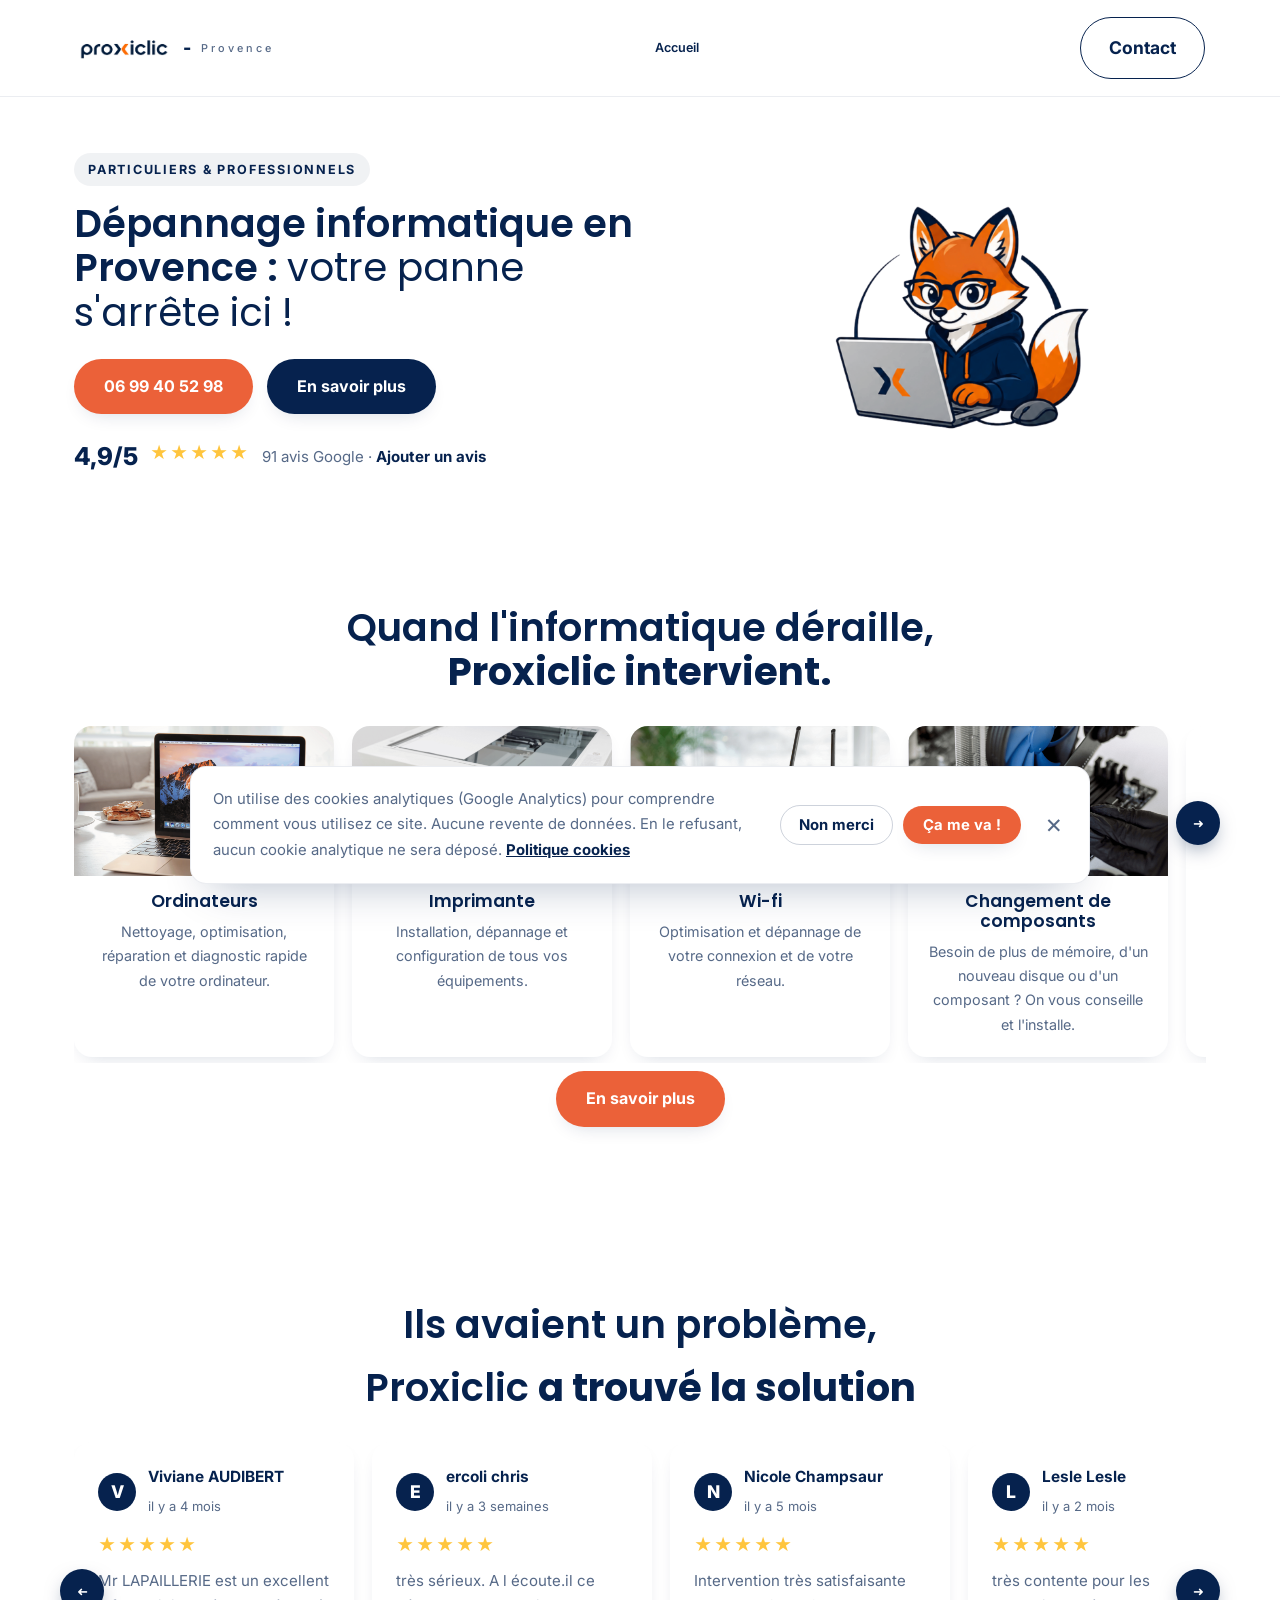
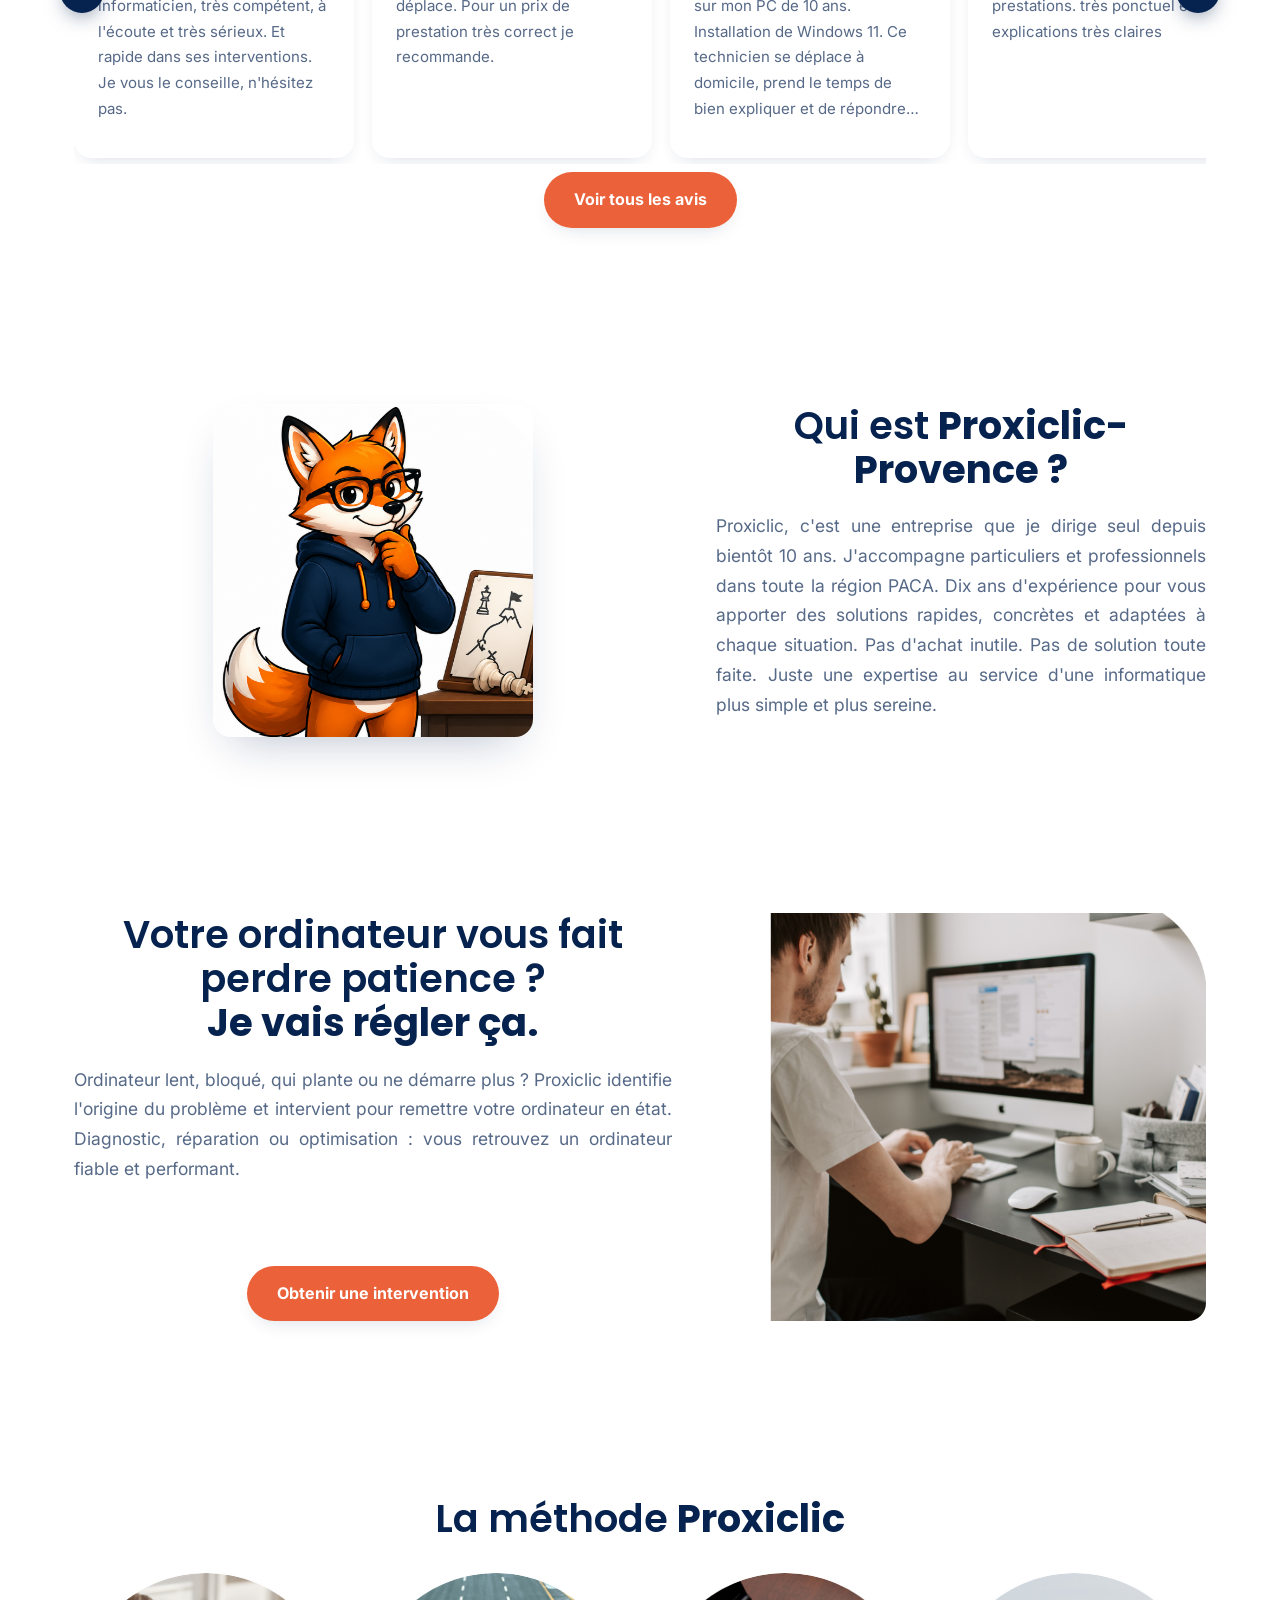
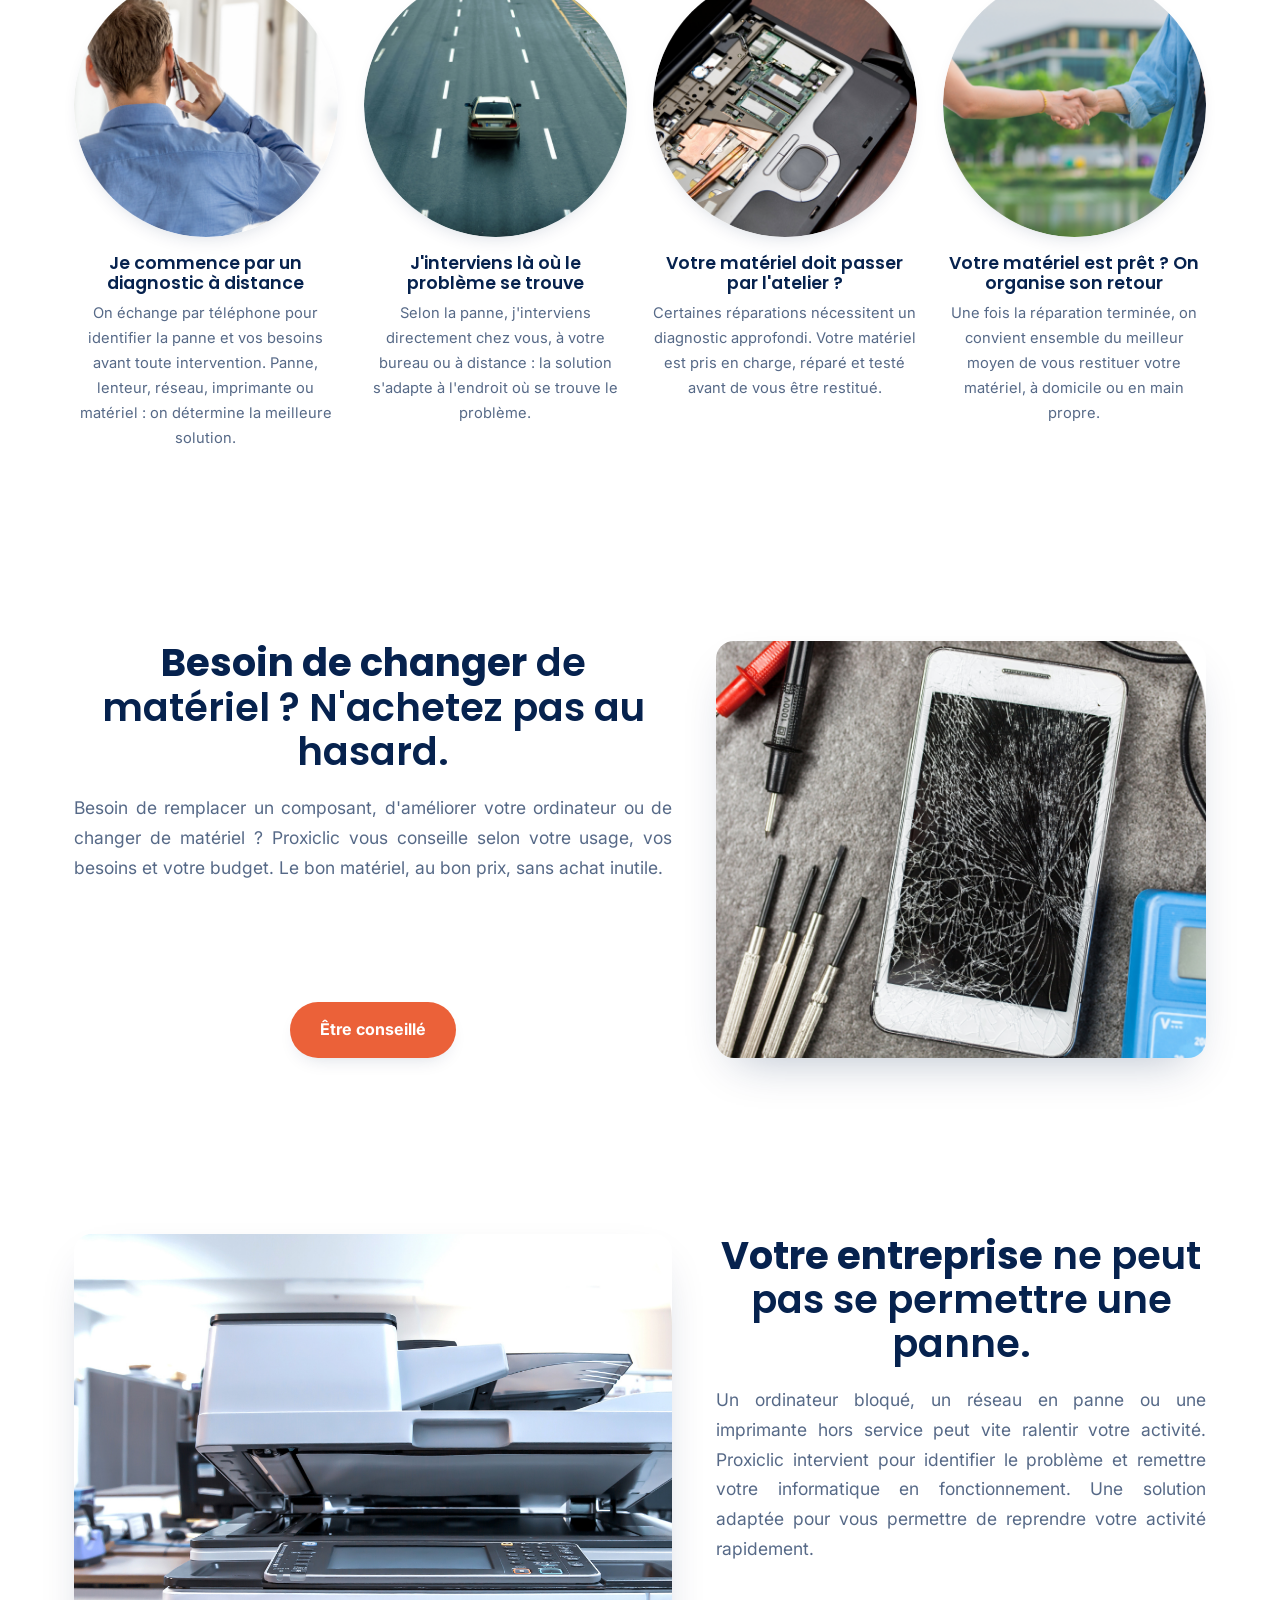
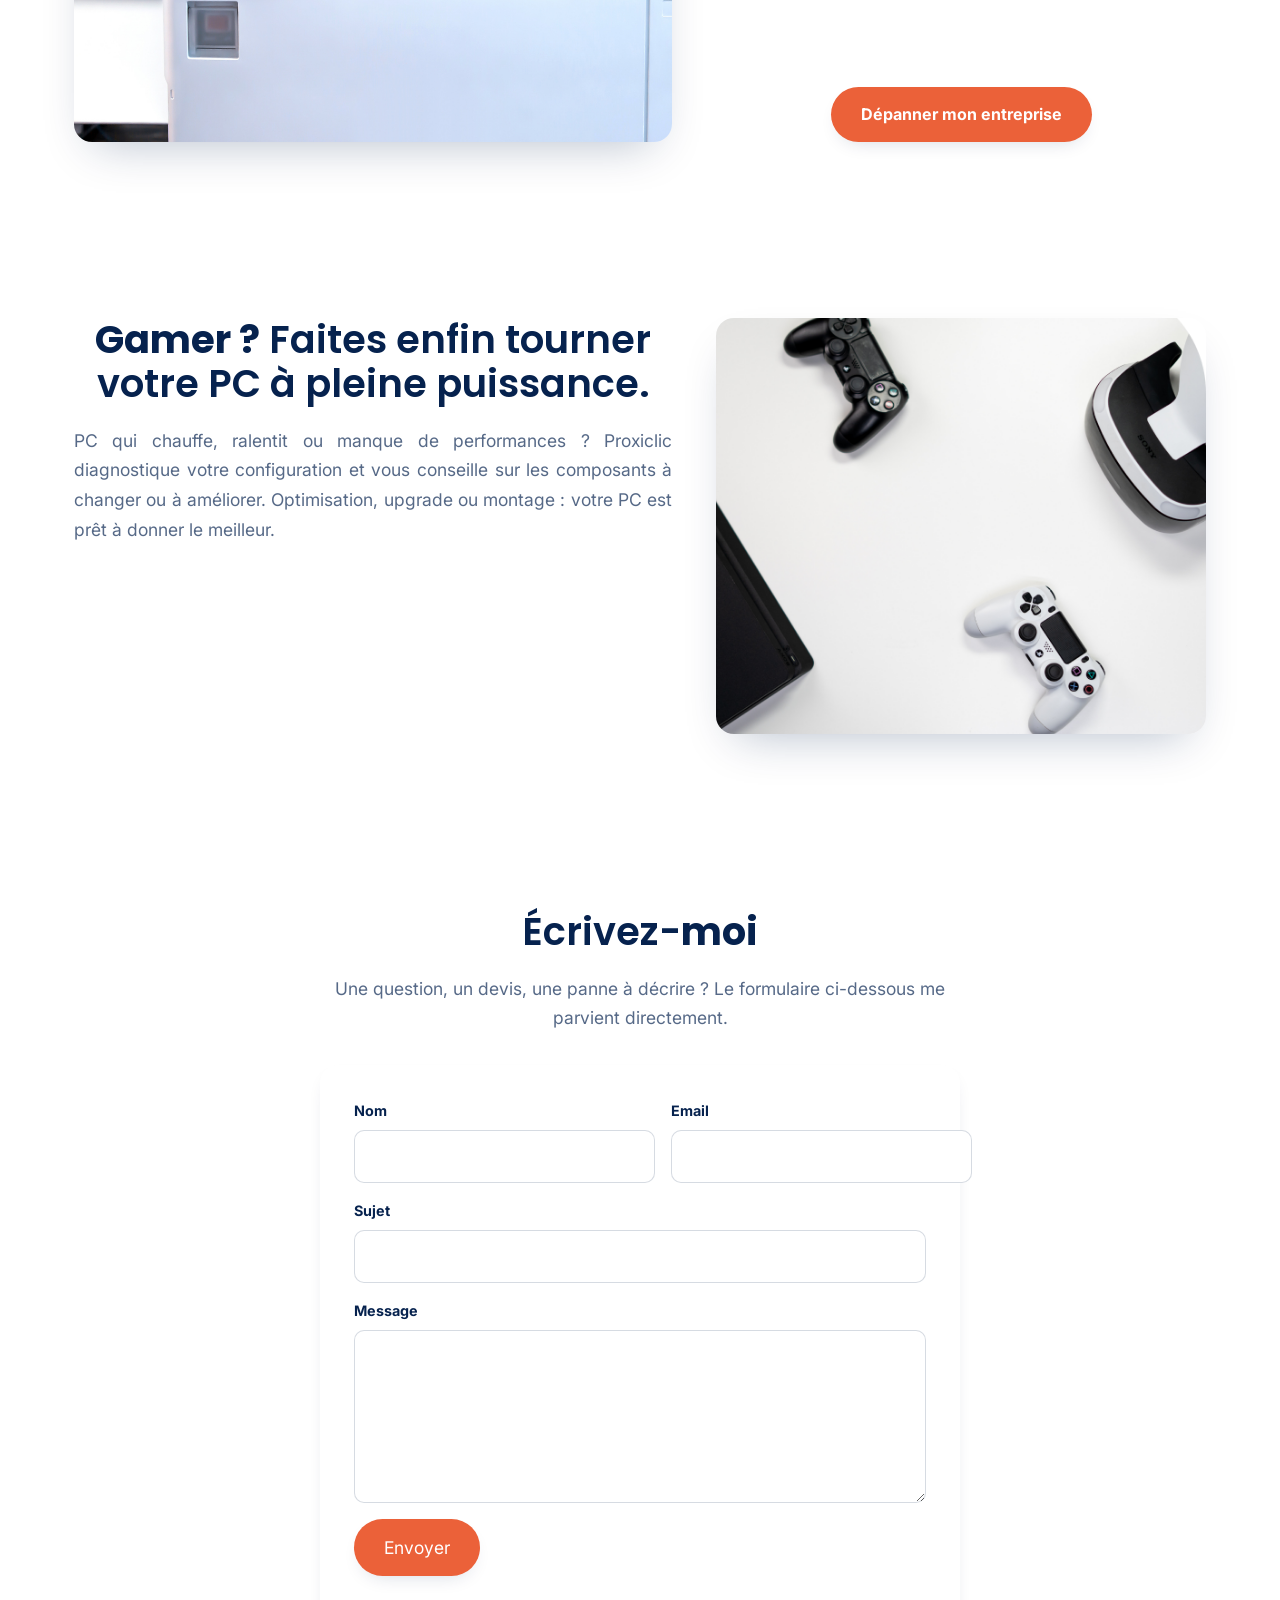
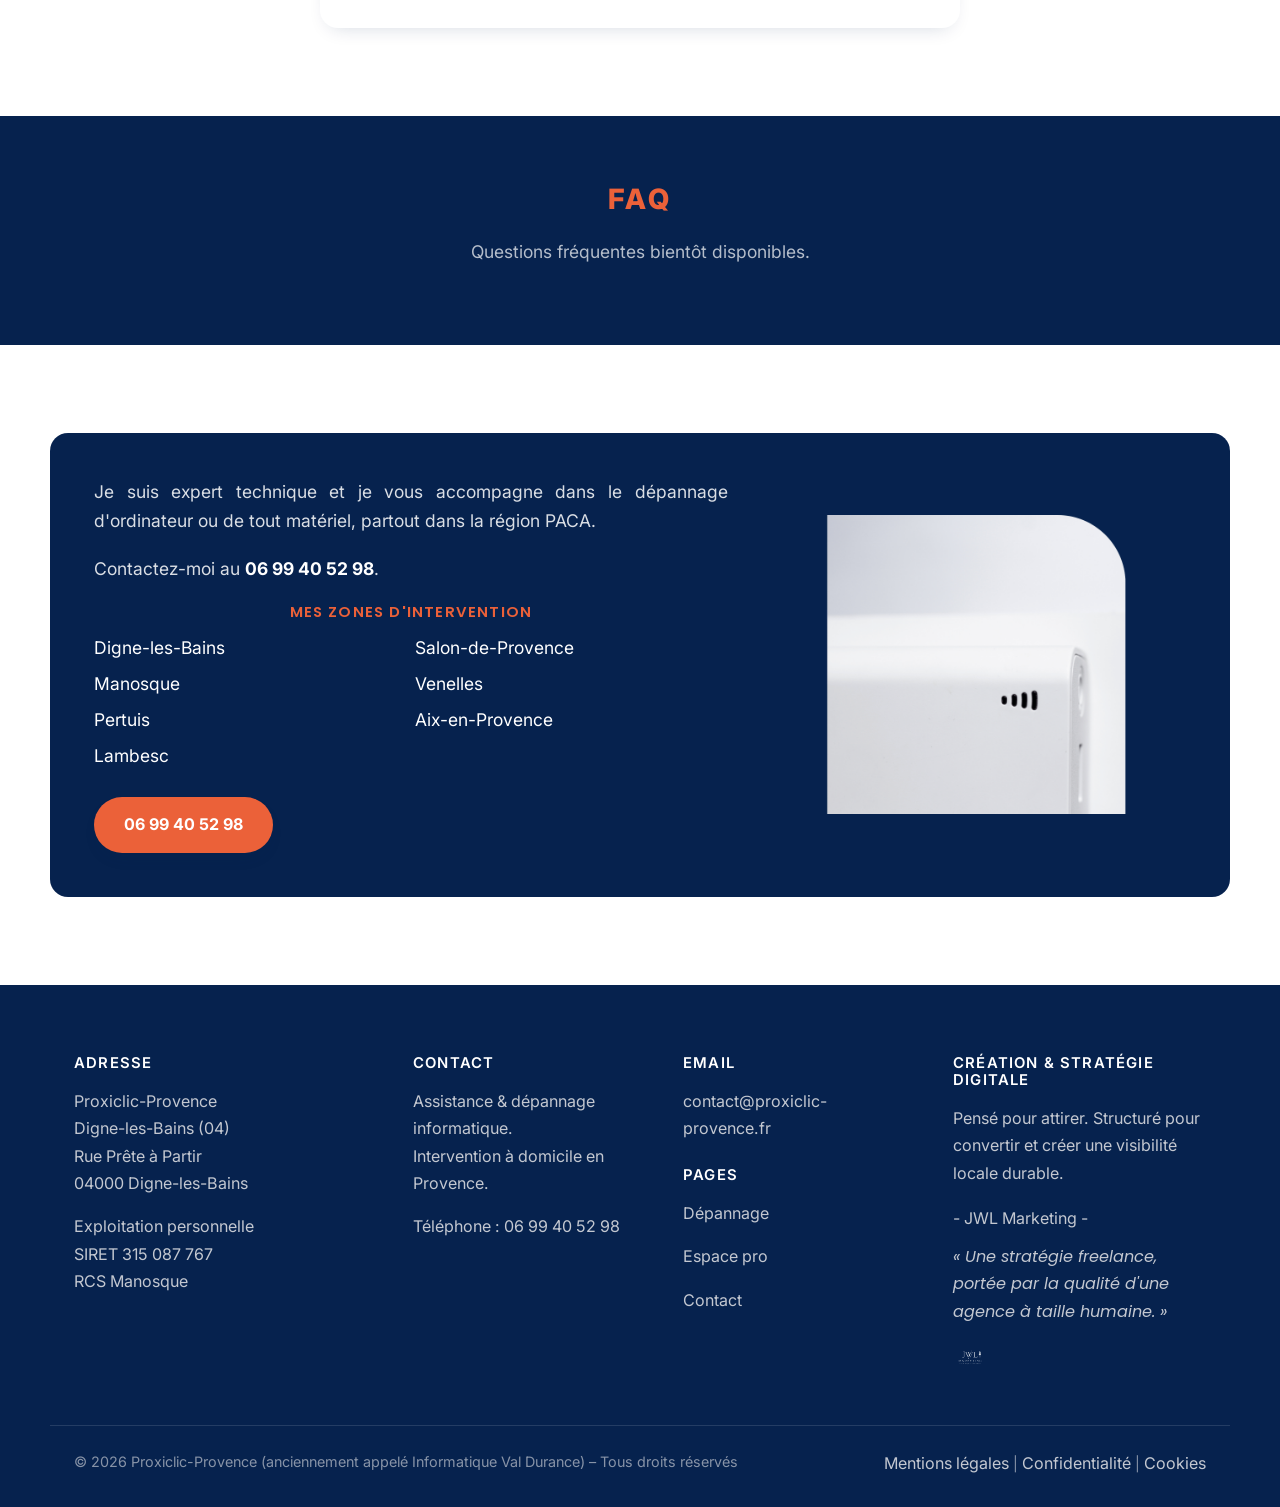
<file: index.html>
<!doctype html>
<!--
  © 2019–2026 Proxiclic-Provence. Tous droits reserves.
  Conception & developpement : JWL Marketing (https://www.jwl-marketing.fr)
  Depot certifie : https://copyright01.com/deposit/4742
-->

<html lang="fr">
<head>
<meta charset="UTF-8">
<meta name="viewport" content="width=device-width, initial-scale=1">
<base href="/">
<title>Proxiclic-Provence | Assistance & dépannage informatique à Digne-les-Bains (04)</title>
<meta name="description" content="Assistance informatique à domicile à Digne-les-Bains et dans les Alpes-de-Haute-Provence. Dépannage, maintenance, sécurité et accompagnement pour particuliers, seniors et professionnels.">
<link rel="canonical" href="https://www.proxiclic-provence.fr/">
<link rel="icon" href="assets/images/logo.webp">
<link rel="stylesheet" href="assets/css/style.css?v=8">
<meta property="og:title" content="Proxiclic-Provence — Assistance informatique à domicile, Digne-les-Bains">
<meta property="og:description" content="Dépannage, maintenance, sécurité numérique et accompagnement informatique à domicile en Alpes-de-Haute-Provence.">
<meta property="og:type" content="website">
<meta property="og:image" content="https://www.proxiclic-provence.fr/assets/images/assistance-informatique-digne-les-bains-1.png">
<script type="application/ld+json">
{
  "@context": "https://schema.org",
  "@type": "LocalBusiness",
  "name": "Proxiclic-Provence",
  "image": "https://www.proxiclic-provence.fr/assets/images/proxixli-logo-digne-les-bains.jpeg",
  "telephone": "+33699405298",
  "email": "contact@proxiclic-provence.fr",
  "address": {
    "@type": "PostalAddress",
    "streetAddress": "Rue Prête à Partir",
    "addressLocality": "Digne-les-Bains",
    "postalCode": "04000",
    "addressCountry": "FR"
  },
  "areaServed": ["Digne-les-Bains", "Manosque", "Pertuis", "Lambesc", "Salon-de-Provence", "Venelles", "Aix-en-Provence"],
  "priceRange": "€€",
  "url": "https://www.proxiclic-provence.fr/"
}
</script>
</head>
<body>

<header class="site-header header-minimal">
  <div class="bar">
    <a href="" class="brand">
      <img src="assets/images/proxixli-logo-digne-les-bains.jpeg" alt="Logo Proxiclic-Provence">
      <span> - </span>
      <small>Provence</small>
    </a>
    <nav class="main-nav">
      <a href="">Accueil</a>
    </nav>
    <div class="header-actions">
      <a href="/#contact" class="btn btn-outline">Contact</a>
      <button class="nav-toggle" aria-label="Ouvrir le menu" aria-expanded="false">☰</button>
    </div>
  </div>
</header>

<main>

  <!-- ===== HERO ===== -->
  <section class="hero-nouveau">
    <div class="container hero-grid-v2">
      <div>
        <span class="eyebrow">Particuliers & Professionnels</span>
        <h1>Dépannage informatique en Provence : <span class="poids-leger">votre panne s'arrête ici !</span></h1>
        <div class="hero-actions-v2">
          <a href="tel:0699405298" class="btn-orange">06 99 40 52 98</a>
          <a href="#services" class="btn-marine">En savoir plus</a>
        </div>
        <div class="avis-note avis-note-hero">
          <span class="avis-note-chiffre">4,9/5</span>
          <span class="avis-etoiles">★★★★★</span>
          <span class="avis-note-detail">91 avis Google · <a href="http://licence.jwl-marketing.fr/api/temp/proxiclic/redirects/gmb/" target="_blank" rel="noopener">Ajouter un avis</a></span>
        </div>
      </div>
      <div class="hero-mascotte">
        <img src="assets/images/mascotte-renard.png" alt="Mascotte Proxiclic-Provence, votre assistant informatique">
      </div>
    </div>
  </section>

  <!-- ===== SERVICES SLIDER ===== -->
  <section class="section" id="services">
    <div class="container">
      <div class="section-head section-head-centre">
        <h2>Quand l'informatique déraille,<br><strong>Proxiclic intervient.</strong></h2>
      </div>
      <div class="services-slider-wrap">
        <div class="services-slider" id="servicesSlider">
          <div class="service-card">
            <img src="assets/images/service-ordinateurs.png" alt="Réparation d'ordinateurs">
            <div class="service-card-body">
              <h3>Ordinateurs</h3>
              <p>Nettoyage, optimisation, réparation et diagnostic rapide de votre ordinateur.</p>
            </div>
          </div>
          <div class="service-card">
            <img src="assets/images/service-imprimante.png" alt="Installation d'imprimante">
            <div class="service-card-body">
              <h3>Imprimante</h3>
              <p>Installation, dépannage et configuration de tous vos équipements.</p>
            </div>
          </div>
          <div class="service-card">
            <img src="assets/images/service-wifi.png" alt="Configuration Wifi">
            <div class="service-card-body">
              <h3>Wi-fi</h3>
              <p>Optimisation et dépannage de votre connexion et de votre réseau.</p>
            </div>
          </div>
          <div class="service-card">
            <img src="assets/images/service-changement-materiel.png" alt="Changement de composants">
            <div class="service-card-body">
              <h3>Changement de composants</h3>
              <p>Besoin de plus de mémoire, d'un nouveau disque ou d'un composant ? On vous conseille et l'installe.</p>
            </div>
          </div>
          <div class="service-card">
            <img src="assets/images/service-vente-materiel.png" alt="Vente de matériel">
            <div class="service-card-body">
              <h3>Vente de matériel</h3>
              <p>PC prêts à l'emploi ou configurations sur mesure selon vos besoins et votre budget.</p>
            </div>
          </div>
          <div class="service-card">
            <img src="assets/images/service-maintenance.png" alt="Maintenance informatique">
            <div class="service-card-body">
              <h3>Maintenance</h3>
              <p>Assistance rapide à distance ou à domicile pour sécuriser et gérer vos équipements.</p>
            </div>
          </div>
        </div>
        <button class="slider-arrow next" type="button" aria-label="Voir plus de services">➜</button>
      </div>
      <div class="section-cta-centre">
        <a href="/#contact" class="btn-orange">En savoir plus</a>
      </div>
    </div>
  </section>

  <!-- ===== AVIS GOOGLE ===== -->
  <section class="section alt">
    <div class="container">
      <div class="section-head section-head-centre">
        <h2>Ils avaient un problème,</h2>
        <h2>Proxiclic <strong>a trouvé la solution</strong></h2>
      </div>
      <div class="avis-slider-wrap">
        <button class="avis-arrow prev" type="button" aria-label="Avis précédents">➜</button>
        <div class="avis-slider" id="avisSlider">
          <div class="avis-card">
            <div class="avis-entete">
              <div class="avis-avatar">V</div>
              <div><strong>Viviane AUDIBERT</strong><span>il y a 4 mois</span></div>
            </div>
            <div class="avis-etoiles">★★★★★</div>
<p>Mr LAPAILLERIE est un excellent informaticien, très compétent, à l'écoute et très sérieux. Et rapide dans ses interventions. Je vous le conseille, n'hésitez pas.</p>
          </div>
          <div class="avis-card">
            <div class="avis-entete">
              <div class="avis-avatar">E</div>
              <div><strong>ercoli chris</strong><span>il y a 3 semaines</span></div>
            </div>
            <div class="avis-etoiles">★★★★★</div>
<p>très sérieux. A l écoute.il ce déplace. Pour un prix de prestation très correct je recommande.</p>
          </div>
          <div class="avis-card">
            <div class="avis-entete">
              <div class="avis-avatar">N</div>
              <div><strong>Nicole Champsaur</strong><span>il y a 5 mois</span></div>
            </div>
            <div class="avis-etoiles">★★★★★</div>
<p>Intervention très satisfaisante sur mon PC de 10 ans. Installation de Windows 11. Ce technicien se déplace à domicile, prend le temps de bien expliquer et de répondre avec amabilité à toutes les questions posées.</p>
          </div>
          <div class="avis-card">
            <div class="avis-entete">
              <div class="avis-avatar">L</div>
              <div><strong>Lesle Lesle</strong><span>il y a 2 mois</span></div>
            </div>
            <div class="avis-etoiles">★★★★★</div>
<p>très contente pour les prestations. très ponctuel et les explications très claires</p>
          </div>
          <div class="avis-card">
            <div class="avis-entete">
              <div class="avis-avatar">M</div>
              <div><strong>mariaud bernard</strong><span>il y a 8 mois</span></div>
            </div>
            <div class="avis-etoiles">★★★★☆</div>
<p>Intervention rapide suite à mon appel pour transférer les informations de notre ancien ordinateur sur le nouveau. A l'écoute sur nos questions avec des réponses simples. Efficacité et gentillesse. Merci</p>
          </div>
          <div class="avis-card">
            <div class="avis-entete">
              <div class="avis-avatar">K</div>
              <div><strong>Kathy Laurence</strong><span>il y a 10 mois</span></div>
            </div>
            <div class="avis-etoiles">★★★★★</div>
<p>Excellent informaticien qui a libéré mon ordinateur tellement plein qu'il ne fonctionnait plus !</p>
          </div>
          <div class="avis-card">
            <div class="avis-entete">
              <div class="avis-avatar">P</div>
              <div><strong>Patricia Landolfini</strong><span>il y a 10 mois</span></div>
            </div>
            <div class="avis-etoiles">★★★★★</div>
<p>Personne aimable, calme et efficace. A l'écoute, qui prend le temps d'expliquer</p>
          </div>
          <div class="avis-card">
            <div class="avis-entete">
              <div class="avis-avatar">V</div>
              <div><strong>Viviane Sappa</strong><span>il y a un an</span></div>
            </div>
            <div class="avis-etoiles">★★★★★</div>
<p>Technicien sans aucun doute. Personne très sérieuse qui a solutionné mon problème dans la semaine surtout en n'étant pas sur Digne. Après reprise du matériel</p>
          </div>
          <div class="avis-card">
            <div class="avis-entete">
              <div class="avis-avatar">P</div>
              <div><strong>patrick agli</strong><span>il y a 2 mois</span></div>
            </div>
            <div class="avis-etoiles">★★★★★</div>
<p>Toujours réactif à la vitesse du net y compris pour de l'impossible MERCI</p>
          </div>
          <div class="avis-card">
            <div class="avis-entete">
              <div class="avis-avatar">D</div>
              <div><strong>Daniel LAMBLE</strong><span>il y a 6 mois</span></div>
            </div>
            <div class="avis-etoiles">★★★★★</div>
<p>Tres bon contact et competence je recommande cette entreprise</p>
          </div>
          <div class="avis-card">
            <div class="avis-entete">
              <div class="avis-avatar">C</div>
              <div><strong>claude bon</strong><span>il y a un an</span></div>
            </div>
            <div class="avis-etoiles">★★★★★</div>
<p>Vraiment très utile de connaître ce réparateur informatique. La reconfiguration parfaite de mon pc portable système et données m'a évité l'achat d'un appareil</p>
          </div>
          <div class="avis-card">
            <div class="avis-entete">
              <div class="avis-avatar">C</div>
              <div><strong>Christiane Dalzo</strong><span>il y a 9 mois</span></div>
            </div>
            <div class="avis-etoiles">★★★★★</div>
<p>Très bon technicien, sérieux, qui a réparé mon PC, et qui surtout sait expliquer de façon claire et simple le fonctionnement des applications. Je recommande</p>
          </div>
          <div class="avis-card">
            <div class="avis-entete">
              <div class="avis-avatar">C</div>
              <div><strong>Claude Gastinel</strong><span>il y a 10 mois</span></div>
            </div>
            <div class="avis-etoiles">★★★★★</div>
<p>ce technicien est une personne très sympathique, qui explique bien les choses et surtout qui arrive à trouver le problème que personne ne pouvait résoudre. Je recommande +++.</p>
          </div>
          <div class="avis-card">
            <div class="avis-entete">
              <div class="avis-avatar">C</div>
              <div><strong>Christian Gilbert</strong><span>il y a 11 mois</span></div>
            </div>
            <div class="avis-etoiles">★★★★★</div>
<p>Service personnalisé. Bien adapté à nos besoins/nos connaissances. Tarif compétitif. Délais normaux. Respect du calendrier établi lors de la 1er visite.</p>
          </div>
          <div class="avis-card">
            <div class="avis-entete">
              <div class="avis-avatar">P</div>
              <div><strong>Prat Nicolas</strong><span>il y a un an</span></div>
            </div>
            <div class="avis-etoiles">★★★★★</div>
<p>Intervention rapide. Personne agréable, rigoureuse et professionnelle. Intervention qui a permis de résoudre mon problème informatique. je recommande vivement ce professionnel.</p>
          </div>
          <div class="avis-card">
            <div class="avis-entete">
              <div class="avis-avatar">M</div>
              <div><strong>Monique Ferricelli</strong><span>il y a 7 mois</span></div>
            </div>
            <div class="avis-etoiles">★★★★★</div>
<p>tres bon tecnitien et tres serrieur je ne manquerai pas de rappeler des que j'ai besoin de ce monsieur pour mes dépanages</p>
          </div>
          <div class="avis-card">
            <div class="avis-entete">
              <div class="avis-avatar">C</div>
              <div><strong>COEUR LAVANDE</strong><span>il y a 2 ans</span></div>
            </div>
            <div class="avis-etoiles">★★★★★</div>
<p>Un commerçant local très disponible envers ses clients. Nous sommes très heureux de pouvoir travailler avec cette entreprise.</p>
          </div>
          <div class="avis-card">
            <div class="avis-entete">
              <div class="avis-avatar">P</div>
              <div><strong>Pierre C</strong><span>il y a un an</span></div>
            </div>
            <div class="avis-etoiles">★★★★★</div>
<p>M. Lapaillerie m'a secouru avec célérité bien que j'habite à quelque distance de Digne, à la montagne. Je n'hésiterai pas à faire à nouveau appel à lui si la</p>
          </div>
          <div class="avis-card">
            <div class="avis-entete">
              <div class="avis-avatar">L</div>
              <div><strong>laetitia ben</strong><span>il y a 2 ans</span></div>
            </div>
            <div class="avis-etoiles">★★★★★</div>
<p>Nous sommes entièrement satisfaits d'avoir fait appel à cette entreprise, en la personne de Mr. Lapaillerie D. Sa prestation a été rapide, efficace, répondant</p>
          </div>
          <div class="avis-card">
            <div class="avis-entete">
              <div class="avis-avatar">H</div>
              <div><strong>Henri Damia</strong><span>il y a 5 ans</span></div>
            </div>
            <div class="avis-etoiles">★★★★★</div>
<p>Professionnel réactif, compétent et rapide dans ses interventions. Il suit son dossier jusqu'au bout. Ses explications sont claires, efficaces.</p>
          </div>
          <div class="avis-card">
            <div class="avis-entete">
              <div class="avis-avatar">J</div>
              <div><strong>Joelle Autheman</strong><span>il y a 9 mois</span></div>
            </div>
            <div class="avis-etoiles">★★★★★</div>
<p>Très bon informaticien calme efficace a l'écoute ayant a cœur de solutionner le problème je recommande</p>
          </div>
          <div class="avis-card">
            <div class="avis-entete">
              <div class="avis-avatar">V</div>
              <div><strong>Vivi</strong><span>il y a un an</span></div>
            </div>
            <div class="avis-etoiles">★★★★★</div>
<p>Explications claires et précises pour la mise en service de mon ordinateur, je suis satisfaite de l'intervention, il a su répondre à mes questions avec professionnalisme, je conseille sans problème.</p>
          </div>
          <div class="avis-card">
            <div class="avis-entete">
              <div class="avis-avatar">G</div>
              <div><strong>Gael Castelin</strong><span>il y a un an</span></div>
            </div>
            <div class="avis-etoiles">★★★★★</div>
<p>Personne ayant le cœur de vous secourir avant toute chose, honnête et droit. Agréable, très sérieux à la fois. Du bonheur.</p>
          </div>
          <div class="avis-card">
            <div class="avis-entete">
              <div class="avis-avatar">H</div>
              <div><strong>Helene Gastaud</strong><span>il y a 2 ans</span></div>
            </div>
            <div class="avis-etoiles">★★★★★</div>
<p>Monsieur LAPAILLERIE est de très bon conseil et a cherché la meilleur solution pour remettre en marche mon ordinateur fixe même si il était dépassé. Le travail</p>
          </div>
          <div class="avis-card">
            <div class="avis-entete">
              <div class="avis-avatar">D</div>
              <div><strong>denis bonifay</strong><span>il y a 3 ans</span></div>
            </div>
            <div class="avis-etoiles">★★★★★</div>
<p>C'est clair, précis et ce monsieur est très réactif; On apprécie d'autant plus que lorsque on fait appel à ses services c'est que nous sommes dans la galère. J'ai fait appel à ses services plusieurs fois et je n'ai jamais été déçu.</p>
          </div>
          <div class="avis-card">
            <div class="avis-entete">
              <div class="avis-avatar">A</div>
              <div><strong>annie desquiret</strong><span>il y a 3 ans</span></div>
            </div>
            <div class="avis-etoiles">★★★★★</div>
<p>très très sérieux et compétent. A l'écoute de nos problèmes et prend vraiment le temps pour nous expliquer. Un petit plus très sympa</p>
          </div>
          <div class="avis-card">
            <div class="avis-entete">
              <div class="avis-avatar">D</div>
              <div><strong>dominique richard</strong><span>il y a 2 ans</span></div>
            </div>
            <div class="avis-etoiles">★★★★★</div>
<p>personne à l'écoute et très compétente pour avoir remis Mon iMac : ordi Apple en état de marche malgré l'ancienneté</p>
          </div>
          <div class="avis-card">
            <div class="avis-entete">
              <div class="avis-avatar">Z</div>
              <div><strong>zoe rey</strong><span>il y a 2 ans</span></div>
            </div>
            <div class="avis-etoiles">★★★★★</div>
<p>Monsieur Lapaillerie est très sympathique et de bon conseil, répond rapidement et est s'adapte complètement à nous. Service très rapide et de bonne qualité, je recommande !</p>
          </div>
          <div class="avis-card">
            <div class="avis-entete">
              <div class="avis-avatar">M</div>
              <div><strong>Misschris</strong><span>il y a 2 ans</span></div>
            </div>
            <div class="avis-etoiles">★★★★★</div>
<p>bonjour, je suis ravie de la réparation de mon pc portable, monsieur lapaillerie Didier est très sérieux et honnête, rapide, prix raisonnable. je vous le recommande vivement.</p>
          </div>
          <div class="avis-card">
            <div class="avis-entete">
              <div class="avis-avatar">J</div>
              <div><strong>Jean-Marc Vasseur</strong><span>il y a 3 ans</span></div>
            </div>
            <div class="avis-etoiles">★★★★☆</div>
<p>Suite à une panne sur mon ordinateur packard bell, j'ai fait appel à informatique val durance. L'intervention a été rapide, efficace et professionnelle. j'ai pu</p>
          </div>
          <div class="avis-card">
            <div class="avis-entete">
              <div class="avis-avatar">C</div>
              <div><strong>C C</strong><span>il y a 4 ans</span></div>
            </div>
            <div class="avis-etoiles">★★★★☆</div>
<p>Très satisfaite de l'intervention, de l'achat et des conseils de ce prestataire qui a été très réactif et disponible afin de me permettre le remplacement de mon</p>
          </div>
          <div class="avis-card">
            <div class="avis-entete">
              <div class="avis-avatar">H</div>
              <div><strong>Hugo Zwinnen</strong><span>il y a 2 ans</span></div>
            </div>
            <div class="avis-etoiles">★★★★★</div>
<p>Enfin une explication claire, très utile. Je donne 9,9 sur 10 ! Pourquoi pas 10/10 ? Le 0,1 de moins, c'est parce que j'ai dû payer.</p>
          </div>
          <div class="avis-card">
            <div class="avis-entete">
              <div class="avis-avatar">C</div>
              <div><strong>Claude Ranchon</strong><span>il y a 4 ans</span></div>
            </div>
            <div class="avis-etoiles">★★★★★</div>
<p>M. Lapaillerie est intervenu en urgence sur un problème de box. Puis, sur ma demande, m'a conseillée pour mon ordinateur vieillissant qui ramait beaucoup. Dans</p>
          </div>
          <div class="avis-card">
            <div class="avis-entete">
              <div class="avis-avatar">A</div>
              <div><strong>André Poggio</strong><span>il y a un an</span></div>
            </div>
            <div class="avis-etoiles">★★★★★</div>
<p>intervention rapide, à l'écoute du client... je suis très satisfait d'avoir fait appel à M. Lapaillerie</p>
          </div>
          <div class="avis-card">
            <div class="avis-entete">
              <div class="avis-avatar">B</div>
              <div><strong>Bernard Nabot</strong><span>il y a 2 ans</span></div>
            </div>
            <div class="avis-etoiles">★★★★★</div>
<p>Ses qualités relationnelles indéniables, ses conseils éclairés et ses aptitudes à débloquer des situations difficiles font que je ne peux que me louer des services de Mr Lapaillerie</p>
          </div>
          <div class="avis-card">
            <div class="avis-entete">
              <div class="avis-avatar">L</div>
              <div><strong>Léna Sidhoum</strong><span>il y a 7 ans</span></div>
            </div>
            <div class="avis-etoiles">★★★★★</div>
<p>Dépannage rapide et efficace. Ce monsieur connaît très bien son métier en plus d'être sympathique. Je recommande vivement pour les particuliers et les pros.</p>
          </div>
          <div class="avis-card">
            <div class="avis-entete">
              <div class="avis-avatar">G</div>
              <div><strong>guillemin florian</strong><span>il y a 5 ans</span></div>
            </div>
            <div class="avis-etoiles">★★★★★</div>
<p>Bonjour j'ai eu a faire ce monsieur plusieurs fois pour 2 pc gamers ! au top au si bien au niveau qualité prix que pour le reste très gentil courtois prend le temps d'expliqué très réactive quand on a besoin ce monsieur au top je recommande 1000 fois</p>
          </div>
          <div class="avis-card">
            <div class="avis-entete">
              <div class="avis-avatar">H</div>
              <div><strong>Hubert GUILLOT</strong><span>il y a 2 ans</span></div>
            </div>
            <div class="avis-etoiles">★★★★★</div>
<p>M.LAPAILLERIE est très professionnel, a l'écoute de ses clients, disponible rapidement et pratique des prix corrects</p>
          </div>
          <div class="avis-card">
            <div class="avis-entete">
              <div class="avis-avatar">A</div>
              <div><strong>A2 Protect</strong><span>il y a 4 ans</span></div>
            </div>
            <div class="avis-etoiles">★★★★★</div>
<p>Excellente prise en charge, service de qualité et rapide ce qui est très appréciable pour un ordinateur à usage professionnel. Je recommande vivement.</p>
          </div>
          <div class="avis-card">
            <div class="avis-entete">
              <div class="avis-avatar">P</div>
              <div><strong>pat saf</strong><span>il y a 2 ans</span></div>
            </div>
            <div class="avis-etoiles">★★★★☆</div>
<p>Très bon informaticien, disponible très vite, très à l'écoute. Se déplace au domicile.</p>
          </div>
          <div class="avis-card">
            <div class="avis-entete">
              <div class="avis-avatar">C</div>
              <div><strong>claude bushing</strong><span>il y a 3 ans</span></div>
            </div>
            <div class="avis-etoiles">★★★★★</div>
<p>La mise au point de mon informatique a été très réussi les explications ont été accueillis très favorablement. Intervention des meilleurs.</p>
          </div>
          <div class="avis-card">
            <div class="avis-entete">
              <div class="avis-avatar">S</div>
              <div><strong>Simonne Buhot</strong><span>il y a un an</span></div>
            </div>
            <div class="avis-etoiles">★★★★★</div>
<p>Mr Lapaillerie est quelqu'un de très réactif et sérieux. Je recommande 👍</p>
          </div>
          <div class="avis-card">
            <div class="avis-entete">
              <div class="avis-avatar">A</div>
              <div><strong>Aurélien Miller</strong><span>il y a 4 ans</span></div>
            </div>
            <div class="avis-etoiles">★★★★★</div>
<p>Professionnel, rapide, à l'écoute, de très bon conseil et sympathique. Nous dirige très bien.</p>
          </div>
          <div class="avis-card">
            <div class="avis-entete">
              <div class="avis-avatar">R</div>
              <div><strong>Roselyne FITE</strong><span>il y a 4 ans</span></div>
            </div>
            <div class="avis-etoiles">★★★★★</div>
<p>Très professionnel, honnête, travail soigné et rapide. Prix très raisonnable. Qui plus est très sympathique.</p>
          </div>
          <div class="avis-card">
            <div class="avis-entete">
              <div class="avis-avatar">M</div>
              <div><strong>Monique Arbaud</strong><span>il y a 3 ans</span></div>
            </div>
            <div class="avis-etoiles">★★★★★</div>
<p>Très satisfaite. Compétence, amabilité, patience. Expérience de dépannage parfaite. Je recommande.</p>
          </div>
          <div class="avis-card">
            <div class="avis-entete">
              <div class="avis-avatar">M</div>
              <div><strong>Max Eymard</strong><span>il y a 4 ans</span></div>
            </div>
            <div class="avis-etoiles">★★★★★</div>
<p>Prise en charge rapide et efficace du problème informatique. Excellent contact et conseils avisés. Je recommande !</p>
          </div>
          <div class="avis-card">
            <div class="avis-entete">
              <div class="avis-avatar">M</div>
              <div><strong>marie-jose coulet</strong><span>il y a 2 ans</span></div>
            </div>
            <div class="avis-etoiles">★★★★★</div>
<p>dépannage rapide et consciencieux. conseils sur des applications non maîtrisées. bravo et merci.</p>
          </div>
          <div class="avis-card">
            <div class="avis-entete">
              <div class="avis-avatar">A</div>
              <div><strong>AYER Brigitte</strong><span>il y a 3 ans</span></div>
            </div>
            <div class="avis-etoiles">★★★★★</div>
<p>Prestation très satisfaisante. A l'écoute de vos besoins. Très bon conseilleur</p>
          </div>
          <div class="avis-card">
            <div class="avis-entete">
              <div class="avis-avatar">P</div>
              <div><strong>Pauline Vincent</strong><span>il y a 4 ans</span></div>
            </div>
            <div class="avis-etoiles">★★★★★</div>
<p>J'ai beaucoup apprécié son approche appropriée à ma pratique de bureautique. Pertinent, efficace et à l'écoute, je recommande ce professionnel.</p>
          </div>
          <div class="avis-card">
            <div class="avis-entete">
              <div class="avis-avatar">A</div>
              <div><strong>Alixia Szn</strong><span>il y a 5 ans</span></div>
            </div>
            <div class="avis-etoiles">★★★★★</div>
<p>Très bon informaticien, je le recommande fortement, très bon rapport qualité prix, et le plus il se déplace à domicile si vous n'avez pas le permis ou si vous pouvez pas vous déplacé</p>
          </div>
          <div class="avis-card">
            <div class="avis-entete">
              <div class="avis-avatar">P</div>
              <div><strong>Pierre Martin</strong><span>il y a 4 ans</span></div>
            </div>
            <div class="avis-etoiles">★★★★★</div>
<p>Excellent accueil. Intervention rapide à domicile. Professionnel compétant, efficace et sympathique.</p>
          </div>
          <div class="avis-card">
            <div class="avis-entete">
              <div class="avis-avatar">S</div>
              <div><strong>stephanie couchenet</strong><span>il y a 7 ans</span></div>
            </div>
            <div class="avis-etoiles">★★★★★</div>
<p>Personne très compétente et réactive pour mon dépannage informatique m'a remis a neuf mon ordi avec en prime pleins de petits conseils et astuces personne très pédagogue.</p>
          </div>
          <div class="avis-card">
            <div class="avis-entete">
              <div class="avis-avatar">L</div>
              <div><strong>Louis RANCHON</strong><span>il y a 4 ans</span></div>
            </div>
            <div class="avis-etoiles">★★★★★</div>
<p>Le matériel fourni correspond à mes attentes. J'ai eu toutes les réponses aux nombreuses questions que j'ai posées. je recommande vivement ce spécialiste</p>
          </div>
          <div class="avis-card">
            <div class="avis-entete">
              <div class="avis-avatar">J</div>
              <div><strong>Julie Cadiere</strong><span>il y a 4 ans</span></div>
            </div>
            <div class="avis-etoiles">★★★★★</div>
<p>Très sympa, sérieux, a l'écoute, réactif et disponible, je recommande vivement !</p>
          </div>
          <div class="avis-card">
            <div class="avis-entete">
              <div class="avis-avatar">S</div>
              <div><strong>Sonia Ruiz</strong><span>il y a 11 mois</span></div>
            </div>
            <div class="avis-etoiles">★★★★★</div>
<p>Efficace et sérieux, je recommande.</p>
          </div>
          <div class="avis-card">
            <div class="avis-entete">
              <div class="avis-avatar">A</div>
              <div><strong>Anne-Sophie BOBAN</strong><span>il y a 3 ans</span></div>
            </div>
            <div class="avis-etoiles">★★★★★</div>
<p>Réparateur au top. Disponible, serviable, compétent. Je recommande.</p>
          </div>
          <div class="avis-card">
            <div class="avis-entete">
              <div class="avis-avatar">L</div>
              <div><strong>Les Ailes Jarlandines Club ULM Saint-Auban 04</strong><span>il y a 2 ans</span></div>
            </div>
            <div class="avis-etoiles">★★★★★</div>
<p>Personne hyper compétente qui nous facilite l'accès maintenant indispensable à l'informatique</p>
          </div>
          <div class="avis-card">
            <div class="avis-entete">
              <div class="avis-avatar">R</div>
              <div><strong>Roland Grac</strong><span>il y a 3 ans</span></div>
            </div>
            <div class="avis-etoiles">★★★★★</div>
<p>personne compétente, très professionnelle et très agréable a recommander</p>
          </div>
          <div class="avis-card">
            <div class="avis-entete">
              <div class="avis-avatar">A</div>
              <div><strong>Alban Donatelli</strong><span>il y a 4 ans</span></div>
            </div>
            <div class="avis-etoiles">★★★★★</div>
<p>Rapide et efficace. M'a très bien expliqué ce qu'il avait fait et pourquoi. Nickel</p>
          </div>
          <div class="avis-card">
            <div class="avis-entete">
              <div class="avis-avatar">A</div>
              <div><strong>Annie Poggio</strong><span>il y a 2 ans</span></div>
            </div>
            <div class="avis-etoiles">★★★★★</div>
<p>Très compétent avec des prix raisonnables</p>
          </div>
          <div class="avis-card">
            <div class="avis-entete">
              <div class="avis-avatar">D</div>
              <div><strong>dominique dubois</strong><span>il y a 2 mois</span></div>
            </div>
            <div class="avis-etoiles">★★★★★</div>
<p>exelente reactivité, bon matériel à l'achat, zero surprise, tres proffessionnel</p>
          </div>
          <div class="avis-card">
            <div class="avis-entete">
              <div class="avis-avatar">C</div>
              <div><strong>carole Beaumard</strong><span>il y a 3 ans</span></div>
            </div>
            <div class="avis-etoiles">★★★★★</div>
<p>Un grand merci pour votre intervention rapide, votre pédagogie et votre gentillesse</p>
          </div>
          <div class="avis-card">
            <div class="avis-entete">
              <div class="avis-avatar">M</div>
              <div><strong>Monique Cubier</strong><span>il y a 2 ans</span></div>
            </div>
            <div class="avis-etoiles">★★★★★</div>
<p>Très bons conseils dépannage rapide bonne assistance pour la mise en route</p>
          </div>
          <div class="avis-card">
            <div class="avis-entete">
              <div class="avis-avatar">V</div>
              <div><strong>Valentin NGARBAROUM</strong><span>il y a 3 ans</span></div>
            </div>
            <div class="avis-etoiles">★★★★★</div>
<p>Disponibilité et rapidité Professionnalisme +++ contact agréable,</p>
          </div>
          <div class="avis-card">
            <div class="avis-entete">
              <div class="avis-avatar">C</div>
              <div><strong>CLAUDE Rouchon</strong><span>il y a un an</span></div>
            </div>
            <div class="avis-etoiles">★★★★★</div>
<p>TRES COMPETANT TRES SYMPATHIQUE</p>
          </div>
          <div class="avis-card">
            <div class="avis-entete">
              <div class="avis-avatar">J</div>
              <div><strong>Jean Francois Verdejo</strong><span>il y a 4 ans</span></div>
            </div>
            <div class="avis-etoiles">★★★★★</div>
<p>Grande compétence accueil sympathique grande disponibilité</p>
          </div>
          <div class="avis-card">
            <div class="avis-entete">
              <div class="avis-avatar">L</div>
              <div><strong>Lalie *</strong><span>il y a 4 ans</span></div>
            </div>
            <div class="avis-etoiles">★★★★★</div>
<p>Très réactif et compétent. A recommander en cas de problème informatique.</p>
          </div>
          <div class="avis-card">
            <div class="avis-entete">
              <div class="avis-avatar">S</div>
              <div><strong>Solveig Morch</strong><span>il y a 4 ans</span></div>
            </div>
            <div class="avis-etoiles">★★★★★</div>
<p>Intervention rapide et efficace..... de bons conseills et une aide précieuse.</p>
          </div>
          <div class="avis-card">
            <div class="avis-entete">
              <div class="avis-avatar">J</div>
              <div><strong>Joelle Baras</strong><span>il y a un an</span></div>
            </div>
            <div class="avis-etoiles">★★★★★</div>
<p>Très bien. M'a bien aidé</p>
          </div>
          <div class="avis-card">
            <div class="avis-entete">
              <div class="avis-avatar">J</div>
              <div><strong>Joelle Crespi</strong><span>il y a un an</span></div>
            </div>
            <div class="avis-etoiles">★★★★★</div>
<p>très bien attentif</p>
          </div>
          <div class="avis-card">
            <div class="avis-entete">
              <div class="avis-avatar">M</div>
              <div><strong>Michel Doliveira</strong><span>il y a un an</span></div>
            </div>
            <div class="avis-etoiles">★★★★★</div>
<p>Efficace et rapide. A recommander.</p>
          </div>
          <div class="avis-card">
            <div class="avis-entete">
              <div class="avis-avatar">P</div>
              <div><strong>Patrick Grunberg</strong><span>il y a 9 mois</span></div>
            </div>
            <div class="avis-etoiles">★★★★★</div>
<p>A l'écoute..de bon conseils..prestation parfaitement réalisée</p>
          </div>
          <div class="avis-card">
            <div class="avis-entete">
              <div class="avis-avatar">J</div>
              <div><strong>Jean-michel Placier</strong><span>il y a un an</span></div>
            </div>
            <div class="avis-etoiles">★★★★★</div>
<p>Problème informatique traité rapidement. Compétence et disponibilité.</p>
          </div>
          <div class="avis-card">
            <div class="avis-entete">
              <div class="avis-avatar">F</div>
              <div><strong>francis bouvier</strong><span>il y a 4 ans</span></div>
            </div>
            <div class="avis-etoiles">★★★★★</div>
<p>convivialite de l'informaticien, rapidité, efficacité</p>
          </div>
          <div class="avis-card">
            <div class="avis-entete">
              <div class="avis-avatar">A</div>
              <div><strong>Alpes Feux</strong><span>il y a 3 ans</span></div>
            </div>
            <div class="avis-etoiles">★★★★★</div>
<p>Efficace, rapide et aimable</p>
          </div>
          <div class="avis-card">
            <div class="avis-entete">
              <div class="avis-avatar">P</div>
              <div><strong>Patrick Roubaud</strong><span>il y a un an</span></div>
            </div>
            <div class="avis-etoiles">★★★★★</div>
<p>Satisfait de la prestation.</p>
          </div>
          <div class="avis-card">
            <div class="avis-entete">
              <div class="avis-avatar">A</div>
              <div><strong>Audrey Charton</strong><span>il y a 4 ans</span></div>
            </div>
            <div class="avis-etoiles">★★★★★</div>
<p>Efficace, rapide et disponible 👌👍</p>
          </div>
          <div class="avis-card">
            <div class="avis-entete">
              <div class="avis-avatar">M</div>
              <div><strong>marie france lardez</strong><span>il y a 2 ans</span></div>
            </div>
            <div class="avis-etoiles">★★★★★</div>
<p>Dépannage efficace et rapide</p>
          </div>
          <div class="avis-card">
            <div class="avis-entete">
              <div class="avis-avatar">M</div>
              <div><strong>Manuela Angels</strong><span>il y a 4 mois</span></div>
            </div>
            <div class="avis-etoiles">★★★★★</div>
<p>Professionnel de l'informatique, compétent, sérieux et serviable. &quot;Rapport qualité&quot; sérieux. X.Robert.</p>
          </div>
          <div class="avis-card">
            <div class="avis-entete">
              <div class="avis-avatar">C</div>
              <div><strong>Carolina Bouc</strong><span>il y a 3 jours</span></div>
            </div>
            <div class="avis-etoiles">★★★★★</div>
<p>Un service exceptionnel... Mon imprimante m'a lâchée subitement et Mr Lapaillerie est venu non seulement</p>
          </div>
          <div class="avis-card">
            <div class="avis-entete">
              <div class="avis-avatar">G</div>
              <div><strong>Gigi</strong><span>il y a 5 jours</span></div>
            </div>
            <div class="avis-etoiles">★★★★★</div>
<p>trés satisfaite excellent service je recommande</p>
          </div>
          <div class="avis-card">
            <div class="avis-entete">
              <div class="avis-avatar">D</div>
              <div><strong>Daniel</strong><span>il y a 5 jours</span></div>
            </div>
            <div class="avis-etoiles">★★★★☆</div>
<p>prestations de très bonnes qualités je recommande</p>
          </div>
          <div class="avis-card">
            <div class="avis-entete">
              <div class="avis-avatar">M</div>
              <div><strong>Marie-Josée</strong><span>il y a une semaine</span></div>
            </div>
            <div class="avis-etoiles">★★★★★</div>
<p>L'intervention de Monsieur Lapaillerie m'a donnée toutes satisfaction.</p>
          </div>
          <div class="avis-card">
            <div class="avis-entete">
              <div class="avis-avatar">B</div>
              <div><strong>BEATRICE GROLIERE</strong><span>il y a une semaine</span></div>
            </div>
            <div class="avis-etoiles">★★★★☆</div>
<p>Mr LAPAILLERIE s'est déplacé à domicile pour récupérer mon ordinateur en panne, me l'a ramené réparé et à tout reprogrammé sur le wifi et l'imprimante. Il m'a, bien sûr, expliqué le pourquoi de la panne et m'a montré la remise en marche de l'appareil.</p>
          </div>
          <div class="avis-card">
            <div class="avis-entete">
              <div class="avis-avatar">L</div>
              <div><strong>Louis Brot</strong><span>il y a 5 ans</span></div>
            </div>
            <div class="avis-etoiles">★★★★★</div>

          </div>
          <div class="avis-card">
            <div class="avis-entete">
              <div class="avis-avatar">D</div>
              <div><strong>Danielle Blanc</strong><span>il y a 5 ans</span></div>
            </div>
            <div class="avis-etoiles">★★★★★</div>

          </div>
          <div class="avis-card">
            <div class="avis-entete">
              <div class="avis-avatar">M</div>
              <div><strong>Mathys</strong><span>il y a 5 ans</span></div>
            </div>
            <div class="avis-etoiles">★★★★★</div>

          </div>
          <div class="avis-card">
            <div class="avis-entete">
              <div class="avis-avatar">C</div>
              <div><strong>Catherine GAINVILLE</strong><span>il y a 3 ans</span></div>
            </div>
            <div class="avis-etoiles">★★★★★</div>

          </div>
          <div class="avis-card">
            <div class="avis-entete">
              <div class="avis-avatar">P</div>
              <div><strong>Pozzoni Emanuele</strong><span>il y a 5 ans</span></div>
            </div>
            <div class="avis-etoiles">★★★★★</div>

          </div>
          <div class="avis-card">
            <div class="avis-entete">
              <div class="avis-avatar">M</div>
              <div><strong>Michel Graber</strong><span>il y a 5 ans</span></div>
            </div>
            <div class="avis-etoiles">★★★☆☆</div>

          </div>
          <div class="avis-card">
            <div class="avis-entete">
              <div class="avis-avatar">D</div>
              <div><strong>Didier PALLOC</strong><span>il y a 5 ans</span></div>
            </div>
            <div class="avis-etoiles">★★★★★</div>

          </div>
        </div>
        <button class="avis-arrow next" type="button" aria-label="Avis suivants">➜</button>
      </div>
      <div class="section-cta-centre">
        <a href="http://licence.jwl-marketing.fr/api/temp/proxiclic/redirects/gmb/" target="_blank" rel="noopener" class="btn-marine">Voir tous les avis</a>
      </div>
    </div>
  </section>

  <!-- ===== QUI EST PROXICLIC ===== -->
  <section class="section">
    <div class="container produit-grid">
      <img src="assets/images/mascotte-renard-reflexion.png" alt="Mascotte Proxiclic en pleine réflexion" class="mascotte-contenue">
      <div>
        <h2 class="titre-centre">Qui est <strong>Proxiclic-Provence ?</strong></h2>
        <p>Proxiclic, c'est une entreprise que je dirige seul depuis bientôt 10 ans. J'accompagne particuliers et professionnels dans toute la région PACA. Dix ans d'expérience pour vous apporter des solutions rapides, concrètes et adaptées à chaque situation. Pas d'achat inutile. Pas de solution toute faite. Juste une expertise au service d'une informatique plus simple et plus sereine.</p>
      </div>
    </div>
  </section>


  <!-- ===== ORDINATEUR LENT ===== -->
  <section class="section alt">
    <div class="container confiance-grid">
      <div>
        <h2 class="titre-centre">Votre ordinateur vous fait perdre patience ? <strong>Je vais régler ça.</strong></h2>
        <p>Ordinateur lent, bloqué, qui plante ou ne démarre plus ? Proxiclic identifie l'origine du problème et intervient pour remettre votre ordinateur en état. Diagnostic, réparation ou optimisation : vous retrouvez un ordinateur fiable et performant.</p>
        <a href="tel:0699405298" class="btn-orange">Obtenir une intervention</a>
      </div>
      <img src="assets/images/photo-homme-bureau-imac.png" alt="Utilisateur travaillant sur son ordinateur">
    </div>
  </section>

  <!-- ===== METHODE ===== -->
  <section class="section alt">
    <div class="container">
      <div class="section-head section-head-centre">
        <h2>La méthode <strong>Proxiclic</strong></h2>
      </div>
      <div class="methode-grid">
        <div class="methode-card">
          <img src="assets/images/photo-appel-telephone.png" alt="Diagnostic à distance par téléphone">
          <h3>Je commence par un diagnostic à distance</h3>
          <p>On échange par téléphone pour identifier la panne et vos besoins avant toute intervention. Panne, lenteur, réseau, imprimante ou matériel : on détermine la meilleure solution.</p>
        </div>
        <div class="methode-card">
          <img src="assets/images/demontage-ordinateur.png" alt="Intervention sur place">
          <h3>J'interviens là où le problème se trouve</h3>
          <p>Selon la panne, j'interviens directement chez vous, à votre bureau ou à distance : la solution s'adapte à l'endroit où se trouve le problème.</p>
        </div>
        <div class="methode-card">
          <img src="assets/images/photo-reparation-laptop-mains.png" alt="Réparation en atelier">
          <h3>Votre matériel doit passer par l'atelier ?</h3>
          <p>Certaines réparations nécessitent un diagnostic approfondi. Votre matériel est pris en charge, réparé et testé avant de vous être restitué.</p>
        </div>
        <div class="methode-card">
          <img src="assets/images/partenaire-informatique.png" alt="Restitution du matériel">
          <h3>Votre matériel est prêt ? On organise son retour</h3>
          <p>Une fois la réparation terminée, on convient ensemble du meilleur moyen de vous restituer votre matériel, à domicile ou en main propre.</p>
        </div>
      </div>
    </div>
  </section>

  <!-- ===== CHANGER DE MATERIEL ===== -->
  <section class="section">
    <div class="container produit-grid">
      <div>
        <h2 class="titre-centre"><strong>Besoin de changer</strong> de matériel ? N'achetez pas au hasard.</h2>
        <p>Besoin de remplacer un composant, d'améliorer votre ordinateur ou de changer de matériel ? Proxiclic vous conseille selon votre usage, vos besoins et votre budget. Le bon matériel, au bon prix, sans achat inutile.</p>
        <a href="tel:0699405298" class="btn-orange">Être conseillé</a>
      </div>
      <img src="assets/images/photo-telephone-casse-outils.png" alt="Réparation de matériel informatique">
    </div>
  </section>

  <!-- ===== ENTREPRISE ===== -->
  <section class="section alt">
    <div class="container produit-grid">
      <img src="assets/images/photo-photocopieur.png" alt="Matériel informatique en entreprise">
      <div>
        <h2><strong>Votre entreprise</strong> ne peut pas se permettre une panne.</h2>
        <p>Un ordinateur bloqué, un réseau en panne ou une imprimante hors service peut vite ralentir votre activité. Proxiclic intervient pour identifier le problème et remettre votre informatique en fonctionnement. Une solution adaptée pour vous permettre de reprendre votre activité rapidement.</p>
        <a href="pro/" class="btn-orange">Dépanner mon entreprise</a>
      </div>
    </div>
  </section>

  <!-- ===== GAMER ===== -->
  <section class="section">
    <div class="container produit-grid">
      <div>
        <h2><strong>Gamer ?</strong> Faites enfin tourner votre PC à pleine puissance.</h2>
        <p>PC qui chauffe, ralentit ou manque de performances ? Proxiclic diagnostique votre configuration et vous conseille sur les composants à changer ou à améliorer. Optimisation, upgrade ou montage : votre PC est prêt à donner le meilleur.</p>
      </div>
      <img src="assets/images/photo-manettes-vr.png" alt="Optimisation de PC gamer">
    </div>
  </section>

  <!-- ===== CONTACT ===== -->
  <section class="section alt" id="contact">
    <div class="container">
      <div class="section-head section-head-centre">
        <h2>Écrivez-<strong>moi</strong></h2>
        <p>Une question, un devis, une panne à décrire ? Le formulaire ci-dessous me parvient directement.</p>
      </div>
      <form class="contact-form" id="formulaireContactAccueil" novalidate>
        <div class="form-row">
          <div class="form-field">
            <label for="acc-nom">Nom</label>
            <input type="text" id="acc-nom" name="nom" required>
          </div>
          <div class="form-field">
            <label for="acc-email">Email</label>
            <input type="email" id="acc-email" name="email" required>
          </div>
        </div>
        <div class="form-field">
          <label for="acc-sujet">Sujet</label>
          <input type="text" id="acc-sujet" name="sujet" required>
        </div>
        <div class="form-field">
          <label for="acc-message">Message</label>
          <textarea id="acc-message" name="message" rows="5" required></textarea>
        </div>
        <input type="text" name="site_web" class="hp-champ" tabindex="-1" autocomplete="off">
        <button type="submit" class="btn-orange">Envoyer</button>
        <p class="form-feedback" role="status" aria-live="polite"></p>
      </form>
    </div>
  </section>

  <!-- ===== FAQ (placeholder) ===== -->
  <section class="section-faq" id="faq">
    <div class="container">
      <span class="eyebrow-faq">FAQ</span>
      <p class="faq-placeholder">Questions fréquentes bientôt disponibles.</p>
    </div>
  </section>

  <!-- ===== ZONES D'INTERVENTION ===== -->
  <section class="section">
    <div class="container zones-band">
      <div>
        <p>Je suis expert technique et je vous accompagne dans le dépannage d'ordinateur ou de tout matériel, partout dans la région PACA.</p>
        <p>Contactez-moi au <a href="tel:0699405298">06 99 40 52 98</a>.</p>
        <h3>Mes zones d'intervention</h3>
        <ul class="zones-liste">
          <li>Digne-les-Bains</li>
          <li>Manosque</li>
          <li>Pertuis</li>
          <li>Lambesc</li>
          <li>Salon-de-Provence</li>
          <li>Venelles</li>
          <li>Aix-en-Provence</li>
        </ul>
        <a href="tel:0699405298" class="btn-orange">06 99 40 52 98</a>
      </div>
      <img src="assets/images/produit-device-blanc.png" alt="Matériel informatique Proxiclic">
    </div>
  </section>

</main>

<footer class="site-footer">
  <div class="container footer-grid">
    <div>
      <h4>Adresse</h4>
      <p>Proxiclic-Provence<br>Digne-les-Bains (04)<br>Rue Prête à Partir<br>04000 Digne-les-Bains</p>
      <p>Exploitation personnelle<br>SIRET 315 087 767<br>RCS Manosque</p>
    </div>
    <div>
      <h4>Contact</h4>
      <p>Assistance & dépannage informatique.<br>Intervention à domicile en Provence.</p>
      <p>Téléphone : <a href="tel:0699405298">06 99 40 52 98</a></p>
    </div>
    <div>
      <h4>Email</h4>
      <p><a href="mailto:contact@proxiclic-provence.fr">contact@proxiclic-provence.fr</a></p>
      <h4 style="margin-top:24px;">Pages</h4>
      <p><a href="#services">Dépannage</a></p>
      <p><a href="pro/">Espace pro</a></p>
      <p><a href="/#contact">Contact</a></p>
    </div>
    <div>
      <h4>Création & stratégie digitale</h4>
      <p>Pensé pour attirer. Structuré pour convertir et créer une visibilité locale durable.</p>
      <a href="https://www.jwl-marketing.fr/" target="_blank" rel="noopener">- JWL Marketing -</a>
      <p class="footer-quote">« Une stratégie freelance, portée par la qualité d'une agence à taille humaine. »</p>
      <div class="footer-logos">
        <img src="assets/images/LOGO-transp-JWL-MRKETING.png" alt="JWL Marketing">
      </div>
    </div>
  </div>
  <div class="container footer-bottom">
    <span>© 2026 Proxiclic-Provence (anciennement appelé Informatique Val Durance) – Tous droits réservés</span>
    <span><a href="mentions-legales/">Mentions légales</a> | <a href="confidentialite/">Confidentialité</a> | <a href="politique-cookies/">Cookies</a></span>
  </div>
</footer>

<div class="cookie-banniere">
  <p>On utilise des cookies analytiques (Google Analytics) pour comprendre comment vous utilisez ce site. Aucune revente de données. En le refusant, aucun cookie analytique ne sera déposé. <a href="politique-cookies/">Politique cookies</a></p>
  <div class="cookie-actions">
    <button class="cookie-refuser" type="button">Non merci</button>
    <button class="cookie-accepter" type="button">Ça me va !</button>
  </div>
  <button class="cookie-fermer" type="button" aria-label="Fermer">✕</button>
</div>

<script src="assets/js/main.js?v=4"></script>
</body>
</html>
</file>
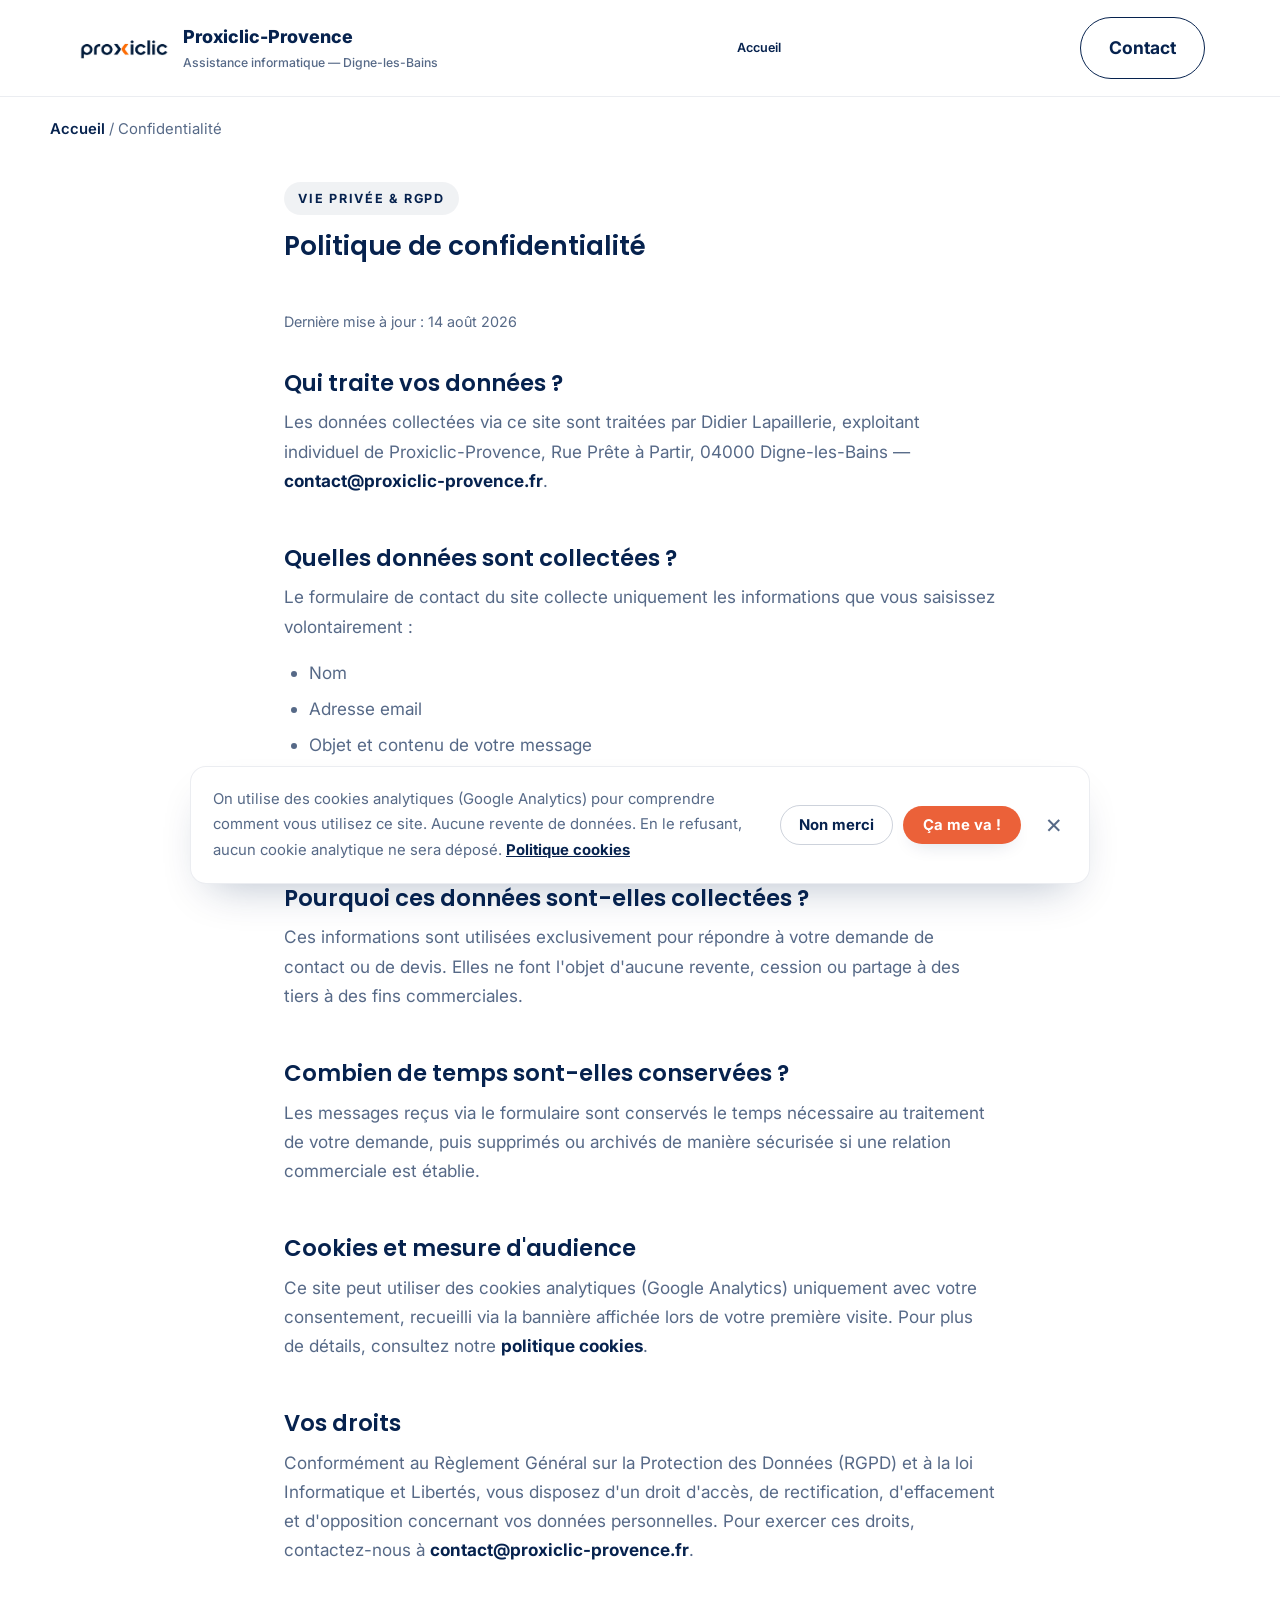
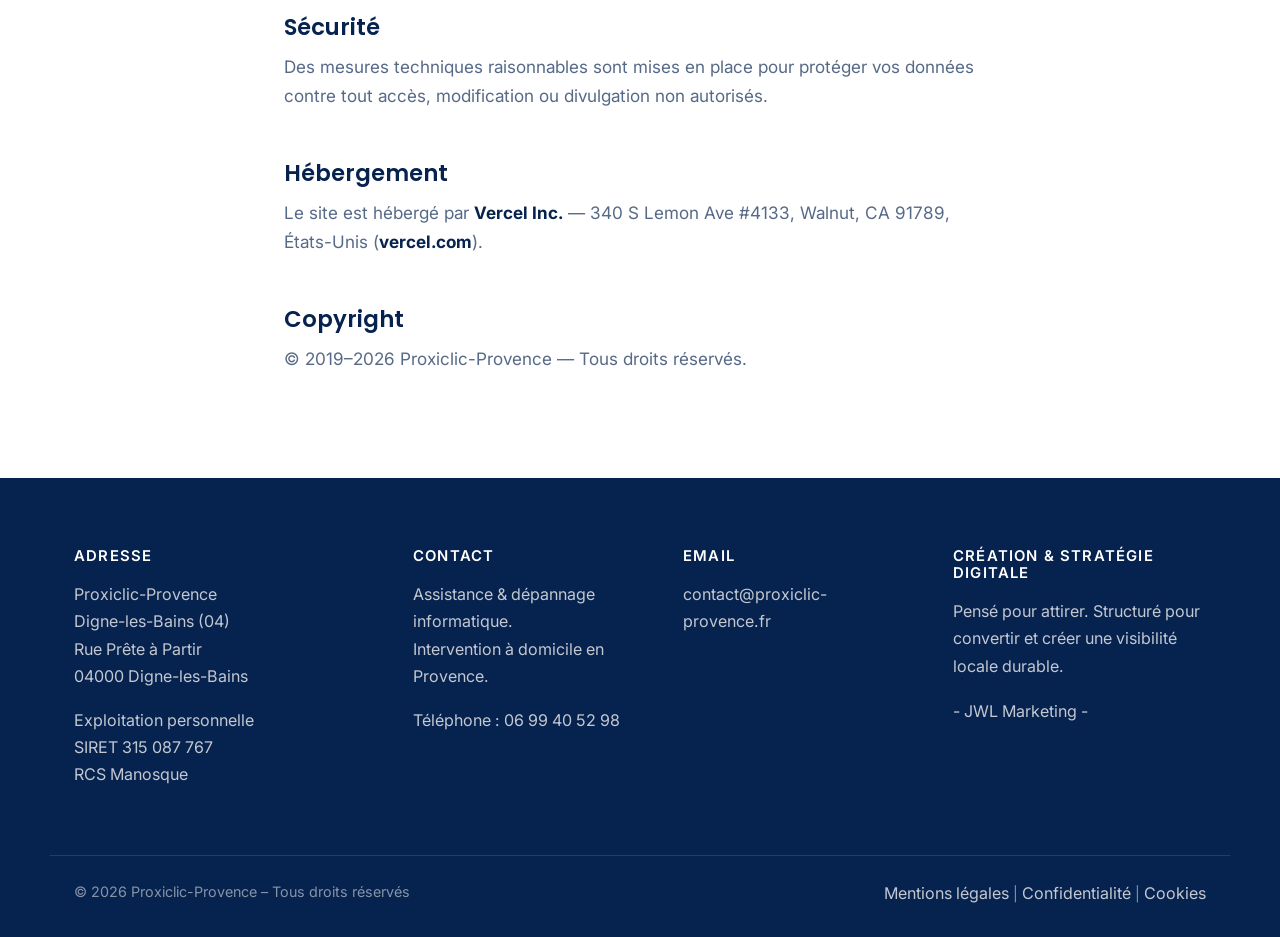
<file: confidentialite/index.html>
<!doctype html>
<!--
  © 2019–2026 Proxiclic-Provence. Tous droits reserves.
  Conception & developpement : JWL Marketing (https://www.jwl-marketing.fr)
  Depot certifie : https://copyright01.com/deposit/4742
-->

<html lang="fr">
<head>
<meta charset="UTF-8">
<meta name="viewport" content="width=device-width, initial-scale=1">
<base href="/">
<title>Politique de confidentialité | Proxiclic-Provence</title>
<meta name="description" content="Politique de confidentialité et protection des données personnelles du site Proxiclic-Provence.">
<meta name="robots" content="noindex">
<link rel="canonical" href="https://www.proxiclic-provence.fr/confidentialite/">
<link rel="icon" href="assets/images/logo.webp">
<link rel="stylesheet" href="assets/css/style.css?v=7">
</head>
<body>

<header class="site-header">
  <div class="bar">
    <a href="" class="brand">
      <img src="assets/images/proxixli-logo-digne-les-bains.jpeg" alt="Logo Proxiclic-Provence">
      <span>Proxiclic-Provence<small>Assistance informatique — Digne-les-Bains</small></span>
    </a>
    <nav class="main-nav">
      <a href="">Accueil</a>
    </nav>
    <div class="header-actions">
      <a href="/#contact" class="btn btn-outline">Contact</a>
      <button class="nav-toggle" aria-label="Ouvrir le menu" aria-expanded="false">☰</button>
    </div>
  </div>
</header>

<div class="container breadcrumb"><a href="">Accueil</a> / Confidentialité</div>

<main>
  <section class="section" style="padding-top:40px;">
    <div class="container page-legale">
      <div class="section-head">
        <span class="eyebrow">Vie privée & RGPD</span>
        <h1>Politique de confidentialité</h1>
      </div>
      <p class="maj">Dernière mise à jour : 14 août 2026</p>

      <h2>Qui traite vos données ?</h2>
      <p>
        Les données collectées via ce site sont traitées par Didier Lapaillerie, exploitant individuel de
        Proxiclic-Provence, Rue Prête à Partir, 04000 Digne-les-Bains — <a href="mailto:contact@proxiclic-provence.fr" style="color:var(--bleu); font-weight:700;">contact@proxiclic-provence.fr</a>.
      </p>

      <h2>Quelles données sont collectées ?</h2>
      <p>Le formulaire de contact du site collecte uniquement les informations que vous saisissez volontairement :</p>
      <ul>
        <li>Nom</li>
        <li>Adresse email</li>
        <li>Objet et contenu de votre message</li>
      </ul>
      <p>Aucune autre donnée personnelle n'est collectée via ce formulaire (pas d'adresse, de téléphone ou de données bancaires demandées).</p>

      <h2>Pourquoi ces données sont-elles collectées ?</h2>
      <p>
        Ces informations sont utilisées exclusivement pour répondre à votre demande de contact ou de devis. Elles
        ne font l'objet d'aucune revente, cession ou partage à des tiers à des fins commerciales.
      </p>

      <h2>Combien de temps sont-elles conservées ?</h2>
      <p>
        Les messages reçus via le formulaire sont conservés le temps nécessaire au traitement de votre demande,
        puis supprimés ou archivés de manière sécurisée si une relation commerciale est établie.
      </p>

      <h2>Cookies et mesure d'audience</h2>
      <p>
        Ce site peut utiliser des cookies analytiques (Google Analytics) uniquement avec votre consentement,
        recueilli via la bannière affichée lors de votre première visite. Pour plus de détails, consultez notre
        <a href="politique-cookies/" style="color:var(--bleu); font-weight:700;">politique cookies</a>.
      </p>

      <h2>Vos droits</h2>
      <p>
        Conformément au Règlement Général sur la Protection des Données (RGPD) et à la loi Informatique et
        Libertés, vous disposez d'un droit d'accès, de rectification, d'effacement et d'opposition concernant vos
        données personnelles. Pour exercer ces droits, contactez-nous à
        <a href="mailto:contact@proxiclic-provence.fr" style="color:var(--bleu); font-weight:700;">contact@proxiclic-provence.fr</a>.
      </p>

      <h2>Sécurité</h2>
      <p>
        Des mesures techniques raisonnables sont mises en place pour protéger vos données contre tout accès,
        modification ou divulgation non autorisés.
      </p>

      <h2>Hébergement</h2>
      <p>
        Le site est hébergé par <strong>Vercel Inc.</strong> — 340 S Lemon Ave #4133, Walnut, CA 91789, États-Unis
        (<a href="https://vercel.com" target="_blank" rel="noopener" style="color:var(--bleu); font-weight:700;">vercel.com</a>).
      </p>

      <h2>Copyright</h2>
      <p>© 2019–2026 Proxiclic-Provence — Tous droits réservés.</p>
    </div>
  </section>
</main>

<footer class="site-footer">
  <div class="container footer-grid">
    <div>
      <h4>Adresse</h4>
      <p>Proxiclic-Provence<br>Digne-les-Bains (04)<br>Rue Prête à Partir<br>04000 Digne-les-Bains</p>
      <p>Exploitation personnelle<br>SIRET 315 087 767<br>RCS Manosque</p>
    </div>
    <div>
      <h4>Contact</h4>
      <p>Assistance & dépannage informatique.<br>Intervention à domicile en Provence.</p>
      <p>Téléphone : <a href="tel:0699405298">06 99 40 52 98</a></p>
    </div>
    <div>
      <h4>Email</h4>
      <p><a href="mailto:contact@proxiclic-provence.fr">contact@proxiclic-provence.fr</a></p>
    </div>
    <div>
      <h4>Création & stratégie digitale</h4>
      <p>Pensé pour attirer. Structuré pour convertir et créer une visibilité locale durable.</p>
      <a href="https://www.jwl-marketing.fr/" target="_blank" rel="noopener">- JWL Marketing -</a>
    </div>
  </div>
  <div class="container footer-bottom">
    <span>© 2026 Proxiclic-Provence – Tous droits réservés</span>
    <span><a href="mentions-legales/">Mentions légales</a> | <a href="confidentialite/">Confidentialité</a> | <a href="politique-cookies/">Cookies</a></span>
  </div>
</footer>

<div class="cookie-banniere">
  <p>On utilise des cookies analytiques (Google Analytics) pour comprendre comment vous utilisez ce site. Aucune revente de données. En le refusant, aucun cookie analytique ne sera déposé. <a href="politique-cookies/">Politique cookies</a></p>
  <div class="cookie-actions">
    <button class="cookie-refuser" type="button">Non merci</button>
    <button class="cookie-accepter" type="button">Ça me va !</button>
  </div>
  <button class="cookie-fermer" type="button" aria-label="Fermer">✕</button>
</div>

<script src="assets/js/main.js?v=3"></script>
</body>
</html>
</file>
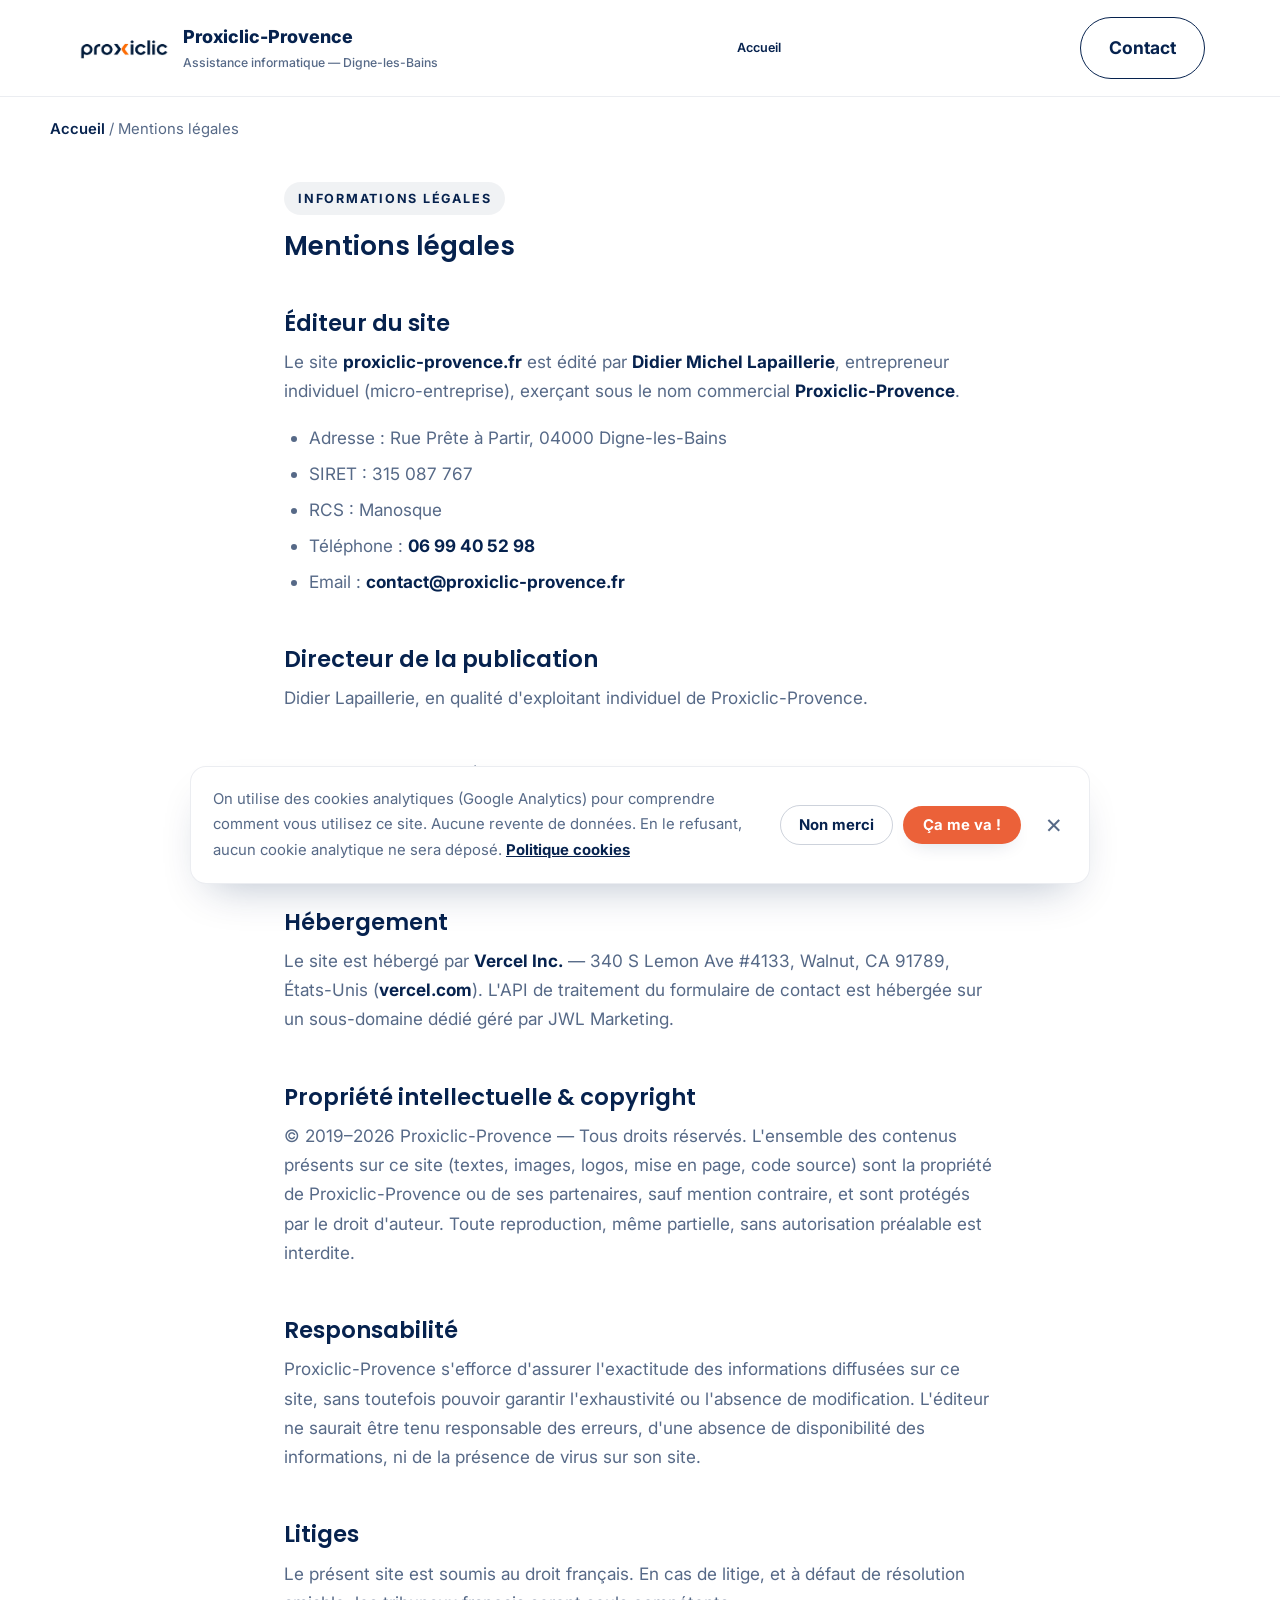
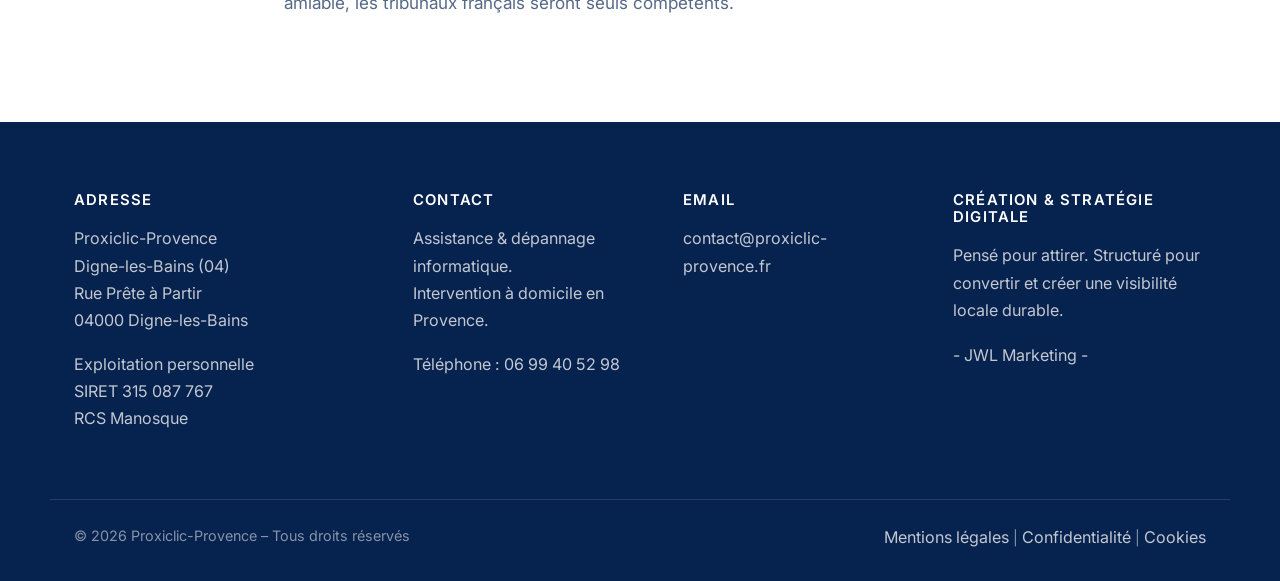
<file: mentions-legales/index.html>
<!doctype html>
<!--
  © 2019–2026 Proxiclic-Provence. Tous droits reserves.
  Conception & developpement : JWL Marketing (https://www.jwl-marketing.fr)
  Depot certifie : https://copyright01.com/deposit/4742
-->

<html lang="fr">
<head>
<meta charset="UTF-8">
<meta name="viewport" content="width=device-width, initial-scale=1">
<base href="/">
<title>Mentions légales | Proxiclic-Provence</title>
<meta name="description" content="Mentions légales du site Proxiclic-Provence, assistance informatique à Digne-les-Bains.">
<meta name="robots" content="noindex">
<link rel="canonical" href="https://www.proxiclic-provence.fr/mentions-legales/">
<link rel="icon" href="assets/images/logo.webp">
<link rel="stylesheet" href="assets/css/style.css?v=7">
</head>
<body>

<header class="site-header">
  <div class="bar">
    <a href="" class="brand">
      <img src="assets/images/proxixli-logo-digne-les-bains.jpeg" alt="Logo Proxiclic-Provence">
      <span>Proxiclic-Provence<small>Assistance informatique — Digne-les-Bains</small></span>
    </a>
    <nav class="main-nav">
      <a href="">Accueil</a>
    </nav>
    <div class="header-actions">
      <a href="/#contact" class="btn btn-outline">Contact</a>
      <button class="nav-toggle" aria-label="Ouvrir le menu" aria-expanded="false">☰</button>
    </div>
  </div>
</header>

<div class="container breadcrumb"><a href="">Accueil</a> / Mentions légales</div>

<main>
  <section class="section" style="padding-top:40px;">
    <div class="container page-legale">
      <div class="section-head">
        <span class="eyebrow">Informations légales</span>
        <h1>Mentions légales</h1>
      </div>

      <h2>Éditeur du site</h2>
      <p>
        Le site <strong>proxiclic-provence.fr</strong> est édité par <strong>Didier Michel Lapaillerie</strong>,
        entrepreneur individuel (micro-entreprise), exerçant sous le nom commercial <strong>Proxiclic-Provence</strong>.
      </p>
      <ul>
        <li>Adresse : Rue Prête à Partir, 04000 Digne-les-Bains</li>
        <li>SIRET : 315 087 767</li>
        <li>RCS : Manosque</li>
        <li>Téléphone : <a href="tel:0699405298" style="color:var(--bleu); font-weight:700;">06 99 40 52 98</a></li>
        <li>Email : <a href="mailto:contact@proxiclic-provence.fr" style="color:var(--bleu); font-weight:700;">contact@proxiclic-provence.fr</a></li>
      </ul>

      <h2>Directeur de la publication</h2>
      <p>Didier Lapaillerie, en qualité d'exploitant individuel de Proxiclic-Provence.</p>

      <h2>Conception & développement</h2>
      <p>
        Le site a été conçu et développé par <a href="https://www.jwl-marketing.fr/" target="_blank" rel="noopener" style="color:var(--bleu); font-weight:700;">JWL Marketing</a>,
        stratégie digitale et création de site freelance.
      </p>

      <h2>Hébergement</h2>
      <p>
        Le site est hébergé par <strong>Vercel Inc.</strong> — 340 S Lemon Ave #4133, Walnut, CA 91789, États-Unis
        (<a href="https://vercel.com" target="_blank" rel="noopener" style="color:var(--bleu); font-weight:700;">vercel.com</a>).
        L'API de traitement du formulaire de contact est hébergée sur un sous-domaine dédié géré par JWL Marketing.
      </p>

      <h2>Propriété intellectuelle & copyright</h2>
      <p>
        © 2019–2026 Proxiclic-Provence — Tous droits réservés. L'ensemble des contenus présents sur ce site
        (textes, images, logos, mise en page, code source) sont la propriété de Proxiclic-Provence ou de ses
        partenaires, sauf mention contraire, et sont protégés par le droit d'auteur.
        Toute reproduction, même partielle, sans autorisation préalable est interdite.
      </p>

      <h2>Responsabilité</h2>
      <p>
        Proxiclic-Provence s'efforce d'assurer l'exactitude des informations diffusées sur ce site, sans toutefois
        pouvoir garantir l'exhaustivité ou l'absence de modification. L'éditeur ne saurait être tenu responsable
        des erreurs, d'une absence de disponibilité des informations, ni de la présence de virus sur son site.
      </p>

      <h2>Litiges</h2>
      <p>
        Le présent site est soumis au droit français. En cas de litige, et à défaut de résolution amiable,
        les tribunaux français seront seuls compétents.
      </p>
    </div>
  </section>
</main>

<footer class="site-footer">
  <div class="container footer-grid">
    <div>
      <h4>Adresse</h4>
      <p>Proxiclic-Provence<br>Digne-les-Bains (04)<br>Rue Prête à Partir<br>04000 Digne-les-Bains</p>
      <p>Exploitation personnelle<br>SIRET 315 087 767<br>RCS Manosque</p>
    </div>
    <div>
      <h4>Contact</h4>
      <p>Assistance & dépannage informatique.<br>Intervention à domicile en Provence.</p>
      <p>Téléphone : <a href="tel:0699405298">06 99 40 52 98</a></p>
    </div>
    <div>
      <h4>Email</h4>
      <p><a href="mailto:contact@proxiclic-provence.fr">contact@proxiclic-provence.fr</a></p>
    </div>
    <div>
      <h4>Création & stratégie digitale</h4>
      <p>Pensé pour attirer. Structuré pour convertir et créer une visibilité locale durable.</p>
      <a href="https://www.jwl-marketing.fr/" target="_blank" rel="noopener">- JWL Marketing -</a>
    </div>
  </div>
  <div class="container footer-bottom">
    <span>© 2026 Proxiclic-Provence – Tous droits réservés</span>
    <span><a href="mentions-legales/">Mentions légales</a> | <a href="confidentialite/">Confidentialité</a> | <a href="politique-cookies/">Cookies</a></span>
  </div>
</footer>

<div class="cookie-banniere">
  <p>On utilise des cookies analytiques (Google Analytics) pour comprendre comment vous utilisez ce site. Aucune revente de données. En le refusant, aucun cookie analytique ne sera déposé. <a href="politique-cookies/">Politique cookies</a></p>
  <div class="cookie-actions">
    <button class="cookie-refuser" type="button">Non merci</button>
    <button class="cookie-accepter" type="button">Ça me va !</button>
  </div>
  <button class="cookie-fermer" type="button" aria-label="Fermer">✕</button>
</div>

<script src="assets/js/main.js?v=3"></script>
</body>
</html>
</file>
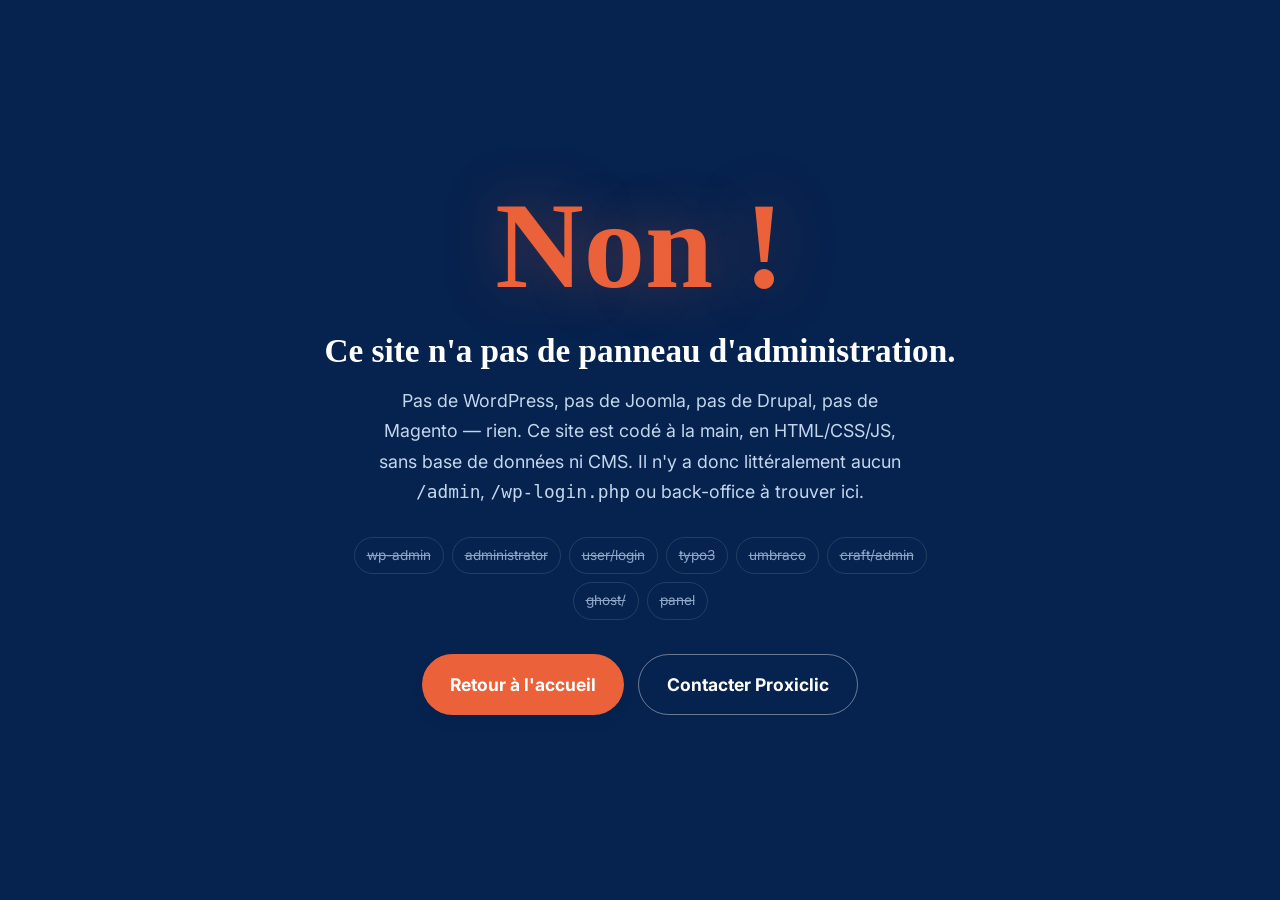
<file: pas-de-cms/index.html>
<!doctype html>
<!--
  © 2019–2026 Proxiclic-Provence. Tous droits reserves.
  Conception & developpement : JWL Marketing (https://www.jwl-marketing.fr)
  Depot certifie : https://copyright01.com/deposit/4742
-->

<html lang="fr">
<head>
<meta charset="UTF-8">
<meta name="viewport" content="width=device-width, initial-scale=1">
<base href="/">
<title>Non — Ce site n'a pas d'administration | Proxiclic-Provence</title>
<meta name="description" content="Ce site est codé à la main, sans CMS. Pas de wp-admin, pas d'administrateur, pas de base de données à trouver ici.">
<meta name="robots" content="noindex, nofollow">
<link rel="icon" href="assets/images/logo.webp">
<link rel="stylesheet" href="assets/css/style.css?v=7">
<style>
  body.page-nocms{ background:#06224E; overflow-x:hidden; }
  .scene-nocms{
    min-height:100vh; display:flex; align-items:center; justify-content:center;
    padding:60px 20px; text-align:center;
  }
  .carte-nocms{ position:relative; z-index:2; max-width:640px; }
  .gros-non{
    font-family:'Fraunces', Georgia, serif; font-weight:600;
    font-size:clamp(4rem, 14vw, 7rem); line-height:1; margin:0 0 .2em;
    color:#EB6139; text-shadow:0 0 60px rgba(235,97,57,.35);
  }
  .titre-nocms{ font-family:'Fraunces', Georgia, serif; color:#fff; font-size:clamp(1.3rem, 3.2vw, 1.9rem); margin:0 0 16px; }
  .texte-nocms{ color:#c3d6ec; font-size:1.02rem; max-width:48ch; margin:0 auto 30px; line-height:1.7; }
  .liste-cms{
    display:flex; flex-wrap:wrap; gap:8px; justify-content:center; margin:0 0 34px; padding:0; list-style:none;
  }
  .liste-cms li{
    font-size:.78rem; color:#8ea6c6; padding:6px 12px; border:1px solid rgba(255,255,255,.12);
    border-radius:99px; text-decoration:line-through;
  }
  .actions-nocms{ display:flex; gap:14px; justify-content:center; flex-wrap:wrap; }
  .actions-nocms .btn{ background:#EB6139; }
  .actions-nocms .btn:hover{ background:#d5522c; }
  .actions-nocms .btn-outline{ border-color:rgba(255,255,255,.4); color:#fff; background:transparent; }
  .actions-nocms .btn-outline:hover{ background:rgba(255,255,255,.1); }
</style>
</head>
<body class="page-nocms">

<div class="scene-nocms">
  <div class="carte-nocms">
    <p class="gros-non">Non !</p>
    <h1 class="titre-nocms">Ce site n'a pas de panneau d'administration.</h1>
    <p class="texte-nocms">
      Pas de WordPress, pas de Joomla, pas de Drupal, pas de Magento — rien. Ce site est codé à la main,
      en HTML/CSS/JS, sans base de données ni CMS. Il n'y a donc littéralement aucun <code>/admin</code>,
      <code>/wp-login.php</code> ou back-office à trouver ici.
    </p>
    <ul class="liste-cms">
      <li>wp-admin</li>
      <li>administrator</li>
      <li>user/login</li>
      <li>typo3</li>
      <li>umbraco</li>
      <li>craft/admin</li>
      <li>ghost/</li>
      <li>panel</li>
    </ul>
    <div class="actions-nocms">
      <a href="/" class="btn">Retour à l'accueil</a>
      <a href="/#contact" class="btn btn-outline" style="border-color:rgba(255,255,255,.4); color:#fff;">Contacter Proxiclic</a>
    </div>
  </div>
</div>

</body>
</html>
</file>
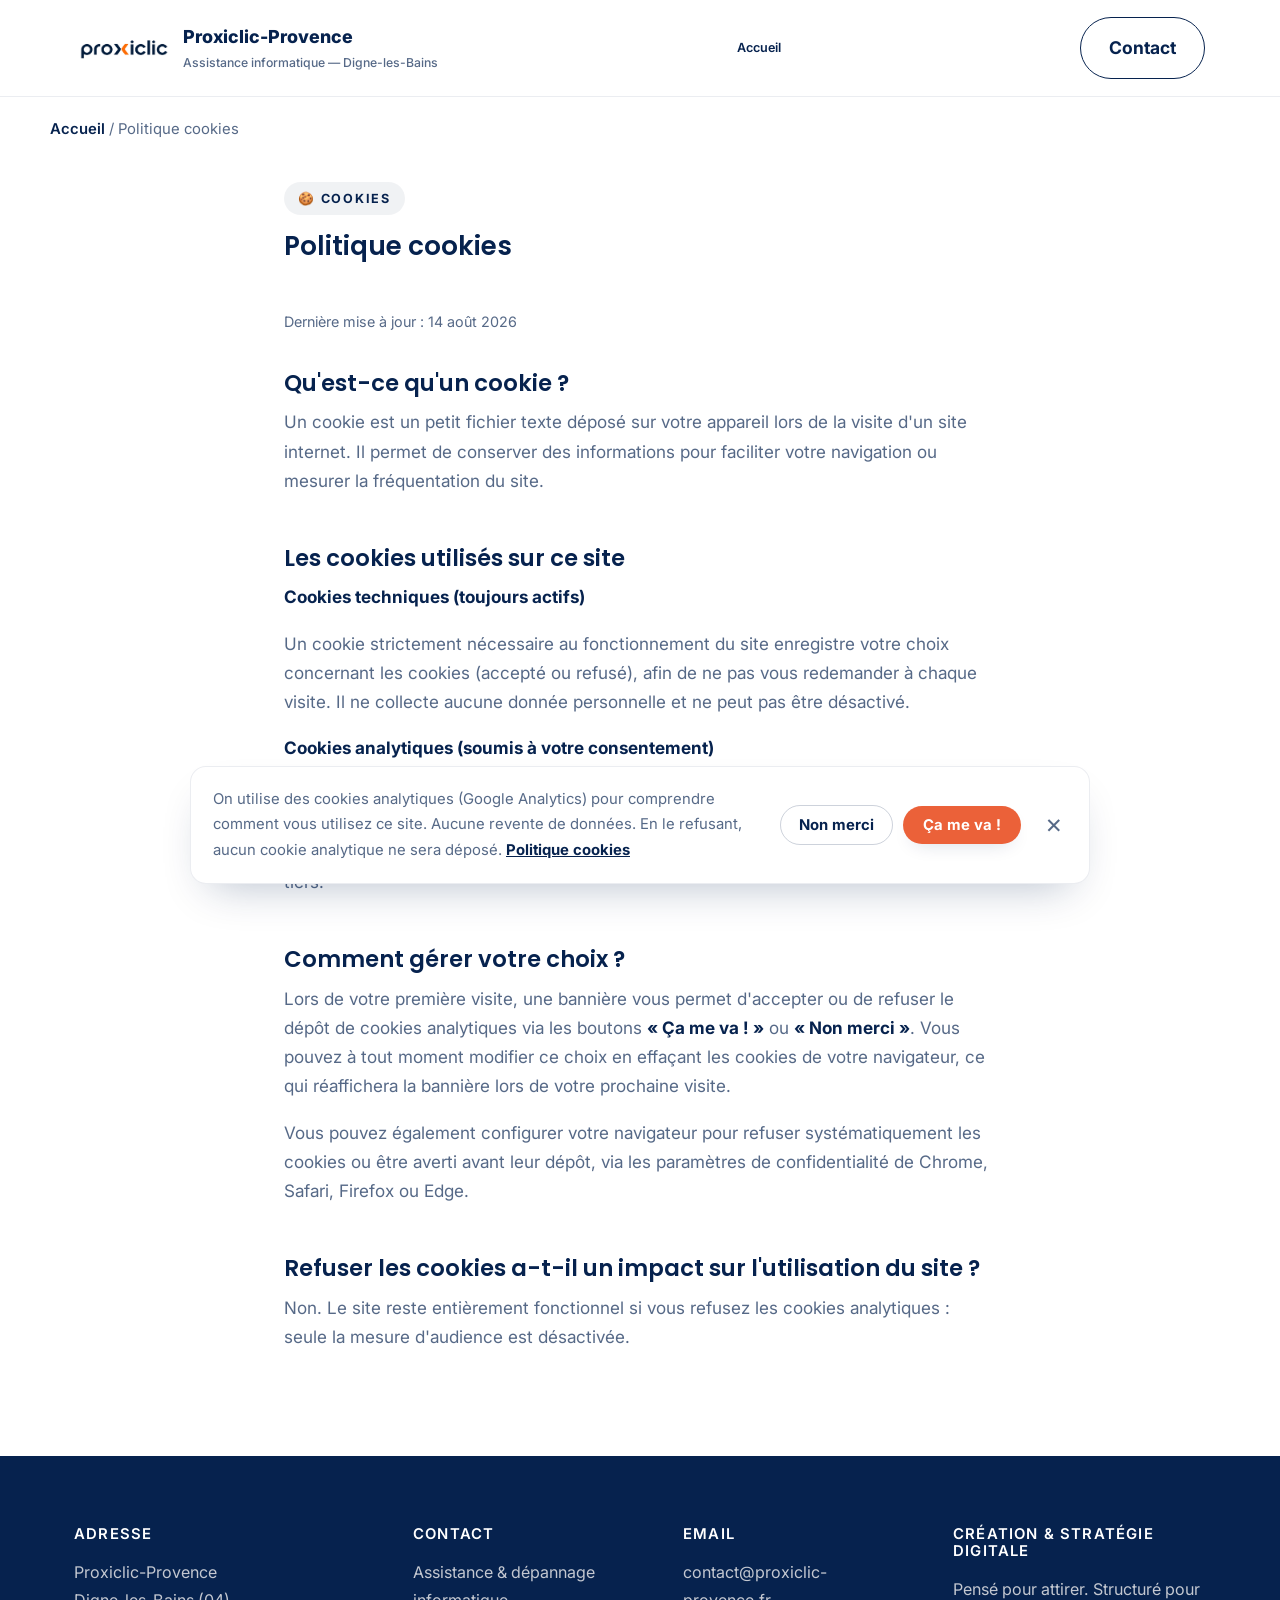
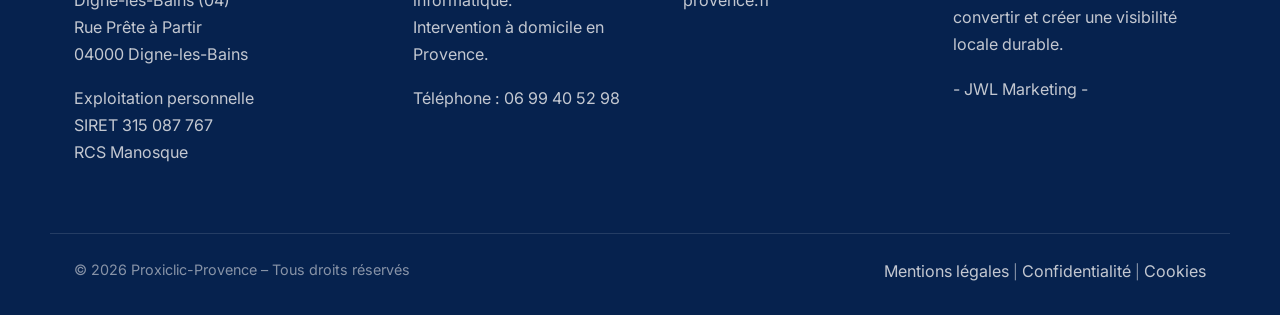
<file: politique-cookies/index.html>
<!doctype html>
<!--
  © 2019–2026 Proxiclic-Provence. Tous droits reserves.
  Conception & developpement : JWL Marketing (https://www.jwl-marketing.fr)
  Depot certifie : https://copyright01.com/deposit/4742
-->

<html lang="fr">
<head>
<meta charset="UTF-8">
<meta name="viewport" content="width=device-width, initial-scale=1">
<base href="/">
<title>Politique cookies | Proxiclic-Provence</title>
<meta name="description" content="Politique d'utilisation des cookies du site Proxiclic-Provence.">
<meta name="robots" content="noindex">
<link rel="canonical" href="https://www.proxiclic-provence.fr/politique-cookies/">
<link rel="icon" href="assets/images/logo.webp">
<link rel="stylesheet" href="assets/css/style.css?v=7">
</head>
<body>

<header class="site-header">
  <div class="bar">
    <a href="" class="brand">
      <img src="assets/images/proxixli-logo-digne-les-bains.jpeg" alt="Logo Proxiclic-Provence">
      <span>Proxiclic-Provence<small>Assistance informatique — Digne-les-Bains</small></span>
    </a>
    <nav class="main-nav">
      <a href="">Accueil</a>
    </nav>
    <div class="header-actions">
      <a href="/#contact" class="btn btn-outline">Contact</a>
      <button class="nav-toggle" aria-label="Ouvrir le menu" aria-expanded="false">☰</button>
    </div>
  </div>
</header>

<div class="container breadcrumb"><a href="">Accueil</a> / Politique cookies</div>

<main>
  <section class="section" style="padding-top:40px;">
    <div class="container page-legale">
      <div class="section-head">
        <span class="eyebrow">🍪 Cookies</span>
        <h1>Politique cookies</h1>
      </div>
      <p class="maj">Dernière mise à jour : 14 août 2026</p>

      <h2>Qu'est-ce qu'un cookie ?</h2>
      <p>
        Un cookie est un petit fichier texte déposé sur votre appareil lors de la visite d'un site internet. Il
        permet de conserver des informations pour faciliter votre navigation ou mesurer la fréquentation du site.
      </p>

      <h2>Les cookies utilisés sur ce site</h2>
      <p><strong>Cookies techniques (toujours actifs)</strong></p>
      <p>
        Un cookie strictement nécessaire au fonctionnement du site enregistre votre choix concernant les cookies
        (accepté ou refusé), afin de ne pas vous redemander à chaque visite. Il ne collecte aucune donnée
        personnelle et ne peut pas être désactivé.
      </p>
      <p><strong>Cookies analytiques (soumis à votre consentement)</strong></p>
      <p>
        Avec votre accord, ce site peut utiliser Google Analytics pour mesurer la fréquentation et comprendre
        comment les visiteurs utilisent le site (pages consultées, durée de visite, origine du trafic). Ces
        données sont anonymisées et ne sont jamais revendues à des tiers.
      </p>

      <h2>Comment gérer votre choix ?</h2>
      <p>
        Lors de votre première visite, une bannière vous permet d'accepter ou de refuser le dépôt de cookies
        analytiques via les boutons <strong>« Ça me va ! »</strong> ou <strong>« Non merci »</strong>. Vous pouvez
        à tout moment modifier ce choix en effaçant les cookies de votre navigateur, ce qui réaffichera la
        bannière lors de votre prochaine visite.
      </p>
      <p>
        Vous pouvez également configurer votre navigateur pour refuser systématiquement les cookies ou être averti
        avant leur dépôt, via les paramètres de confidentialité de Chrome, Safari, Firefox ou Edge.
      </p>

      <h2>Refuser les cookies a-t-il un impact sur l'utilisation du site ?</h2>
      <p>
        Non. Le site reste entièrement fonctionnel si vous refusez les cookies analytiques : seule la mesure
        d'audience est désactivée.
      </p>
    </div>
  </section>
</main>

<footer class="site-footer">
  <div class="container footer-grid">
    <div>
      <h4>Adresse</h4>
      <p>Proxiclic-Provence<br>Digne-les-Bains (04)<br>Rue Prête à Partir<br>04000 Digne-les-Bains</p>
      <p>Exploitation personnelle<br>SIRET 315 087 767<br>RCS Manosque</p>
    </div>
    <div>
      <h4>Contact</h4>
      <p>Assistance & dépannage informatique.<br>Intervention à domicile en Provence.</p>
      <p>Téléphone : <a href="tel:0699405298">06 99 40 52 98</a></p>
    </div>
    <div>
      <h4>Email</h4>
      <p><a href="mailto:contact@proxiclic-provence.fr">contact@proxiclic-provence.fr</a></p>
    </div>
    <div>
      <h4>Création & stratégie digitale</h4>
      <p>Pensé pour attirer. Structuré pour convertir et créer une visibilité locale durable.</p>
      <a href="https://www.jwl-marketing.fr/" target="_blank" rel="noopener">- JWL Marketing -</a>
    </div>
  </div>
  <div class="container footer-bottom">
    <span>© 2026 Proxiclic-Provence – Tous droits réservés</span>
    <span><a href="mentions-legales/">Mentions légales</a> | <a href="confidentialite/">Confidentialité</a> | <a href="politique-cookies/">Cookies</a></span>
  </div>
</footer>

<div class="cookie-banniere">
  <p>On utilise des cookies analytiques (Google Analytics) pour comprendre comment vous utilisez ce site. Aucune revente de données. En le refusant, aucun cookie analytique ne sera déposé. <a href="politique-cookies/">Politique cookies</a></p>
  <div class="cookie-actions">
    <button class="cookie-refuser" type="button">Non merci</button>
    <button class="cookie-accepter" type="button">Ça me va !</button>
  </div>
  <button class="cookie-fermer" type="button" aria-label="Fermer">✕</button>
</div>

<script src="assets/js/main.js?v=3"></script>
</body>
</html>
</file>
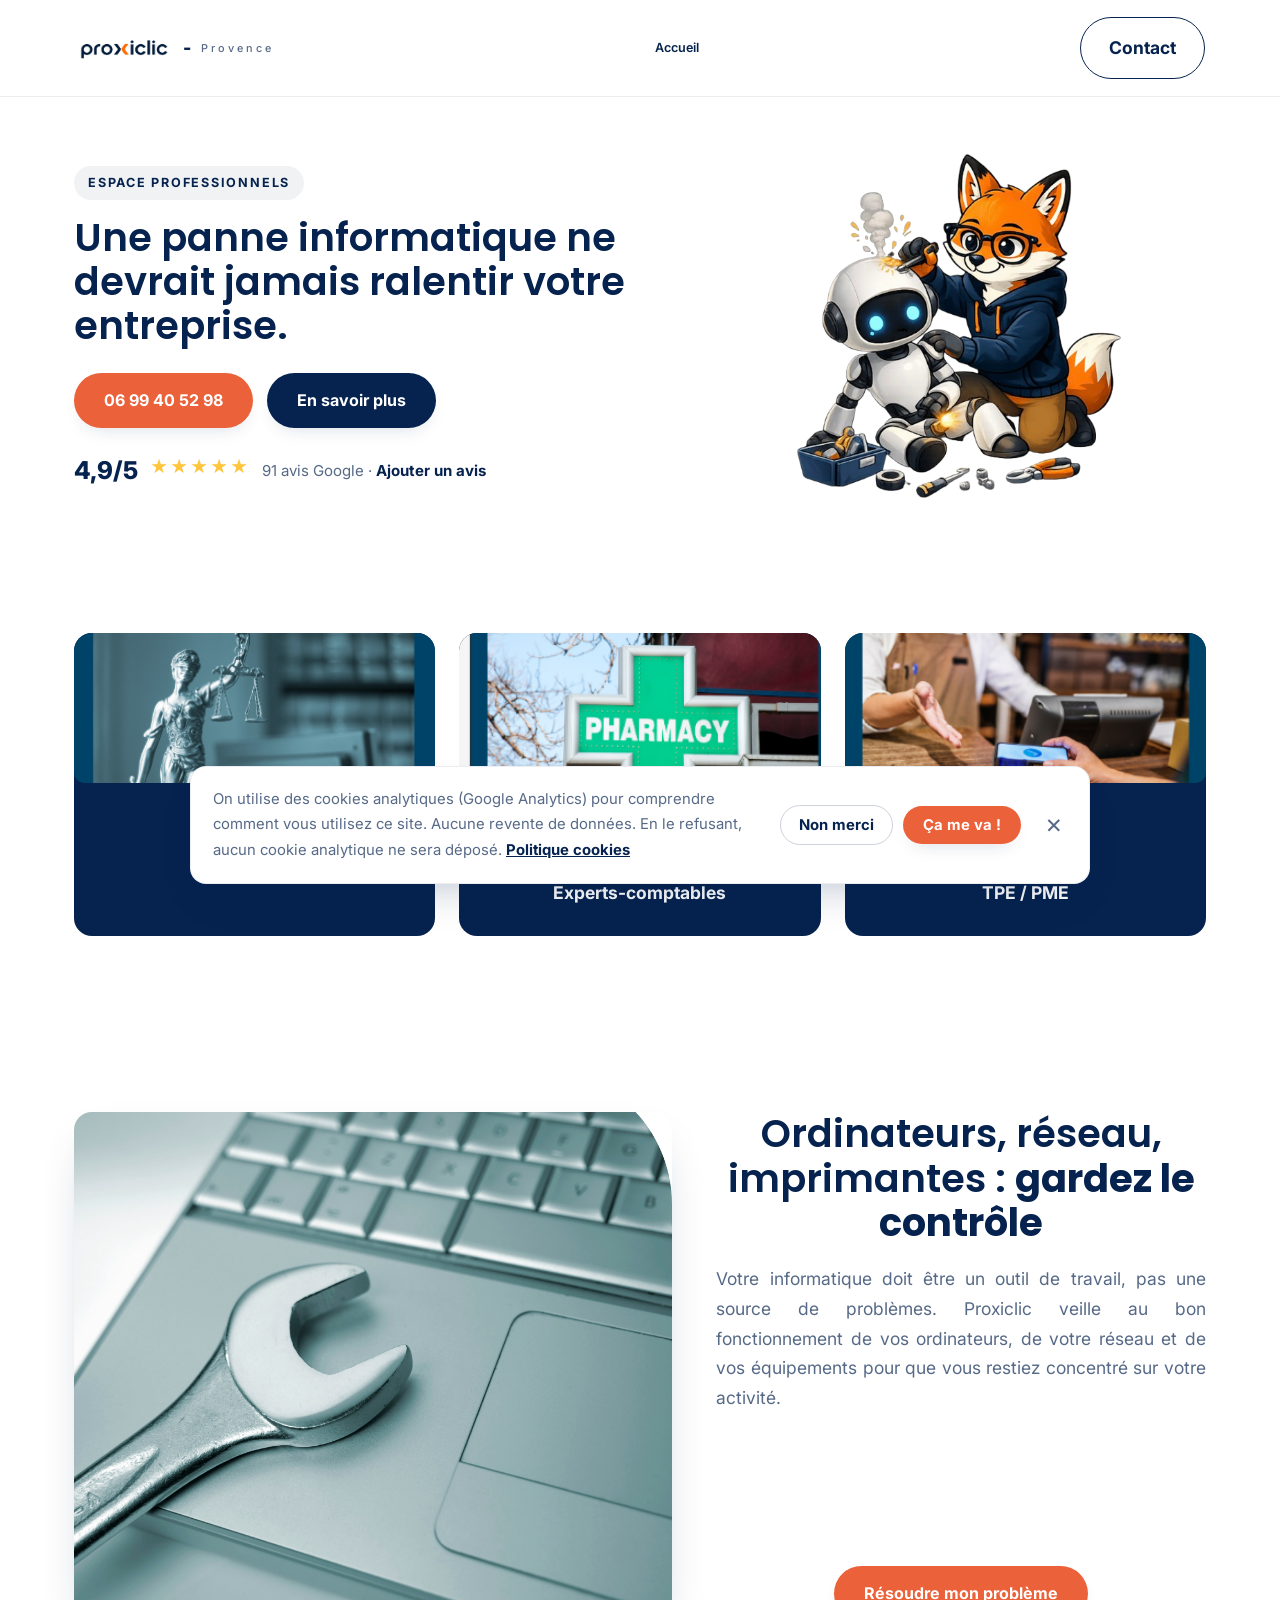
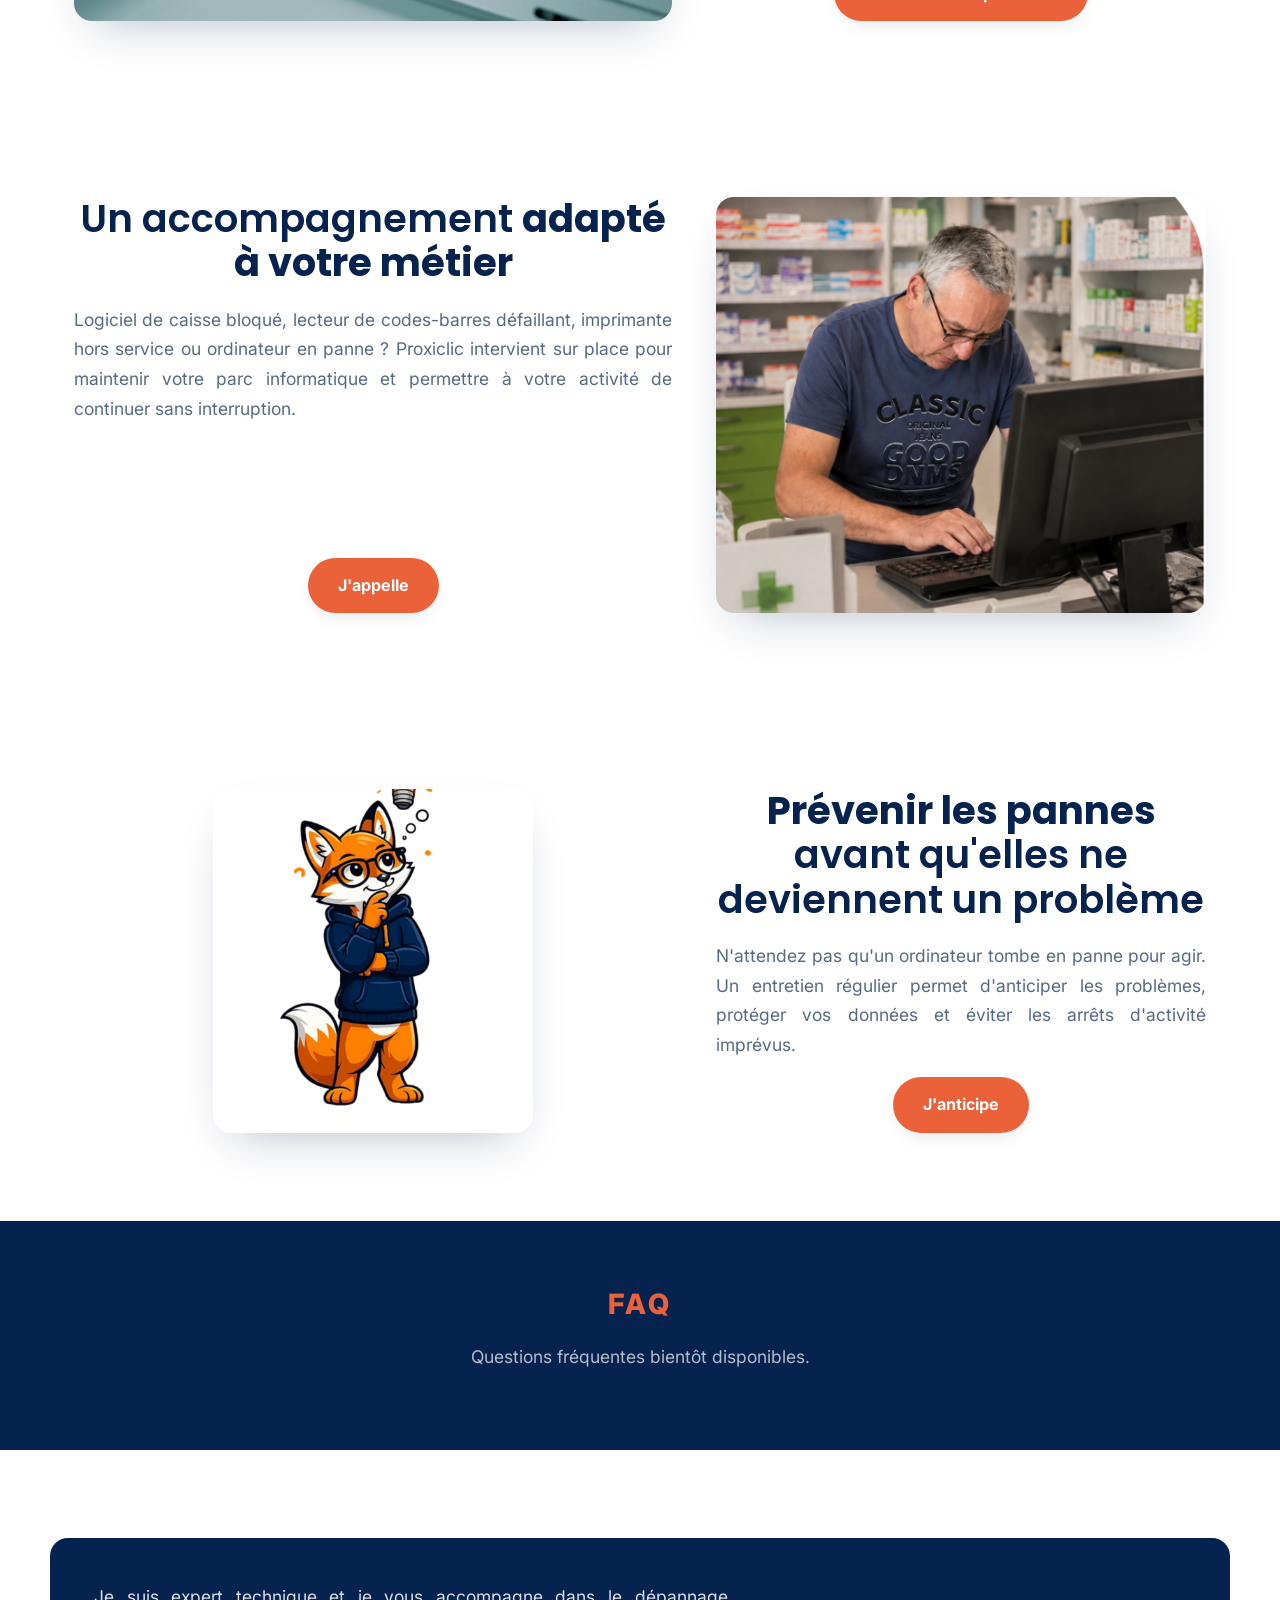
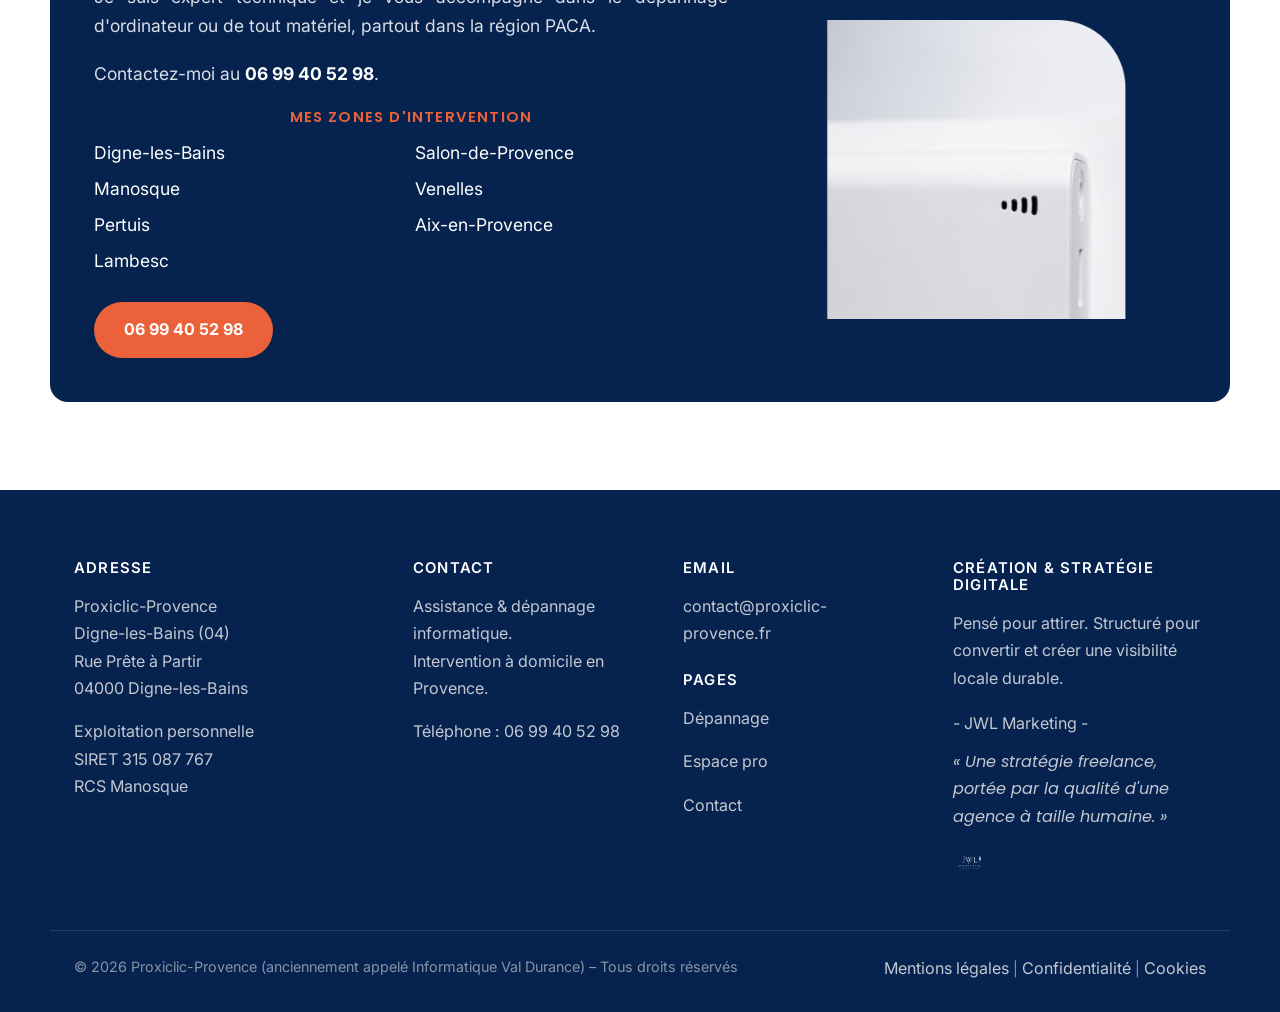
<file: pro/index.html>
<!doctype html>
<!--
  © 2019–2026 Proxiclic-Provence. Tous droits reserves.
  Conception & developpement : JWL Marketing (https://www.jwl-marketing.fr)
  Depot certifie : https://copyright01.com/deposit/4742
-->

<html lang="fr">
<head>
<meta charset="UTF-8">
<meta name="viewport" content="width=device-width, initial-scale=1">
<base href="/">
<title>Proxiclic-Provence Pro | Dépannage informatique pour entreprises — Digne-les-Bains (04)</title>
<meta name="description" content="Proxiclic accompagne les professionnels de la région PACA : notaires, avocats, cabinets médicaux, pharmacies, experts-comptables, artisans, commerçants et TPE/PME.">
<link rel="canonical" href="https://www.proxiclic-provence.fr/pro/">
<link rel="icon" href="assets/images/logo.webp">
<link rel="stylesheet" href="assets/css/style.css?v=8"></head>
<body>

<header class="site-header header-minimal">
  <div class="bar">
    <a href="" class="brand">
      <img src="assets/images/proxixli-logo-digne-les-bains.jpeg" alt="Logo Proxiclic-Provence">
      <span> - </span>
      <small>Provence</small>
    </a>
    <nav class="main-nav">
      <a href="">Accueil</a>
    </nav>
    <div class="header-actions">
      <a href="/#contact" class="btn btn-outline">Contact</a>
      <button class="nav-toggle" aria-label="Ouvrir le menu" aria-expanded="false">☰</button>
    </div>
  </div>
</header>

<main>

    <!-- ===== HERO  PRO ===== -->
  <section class="hero-nouveau">
    <div class="container hero-grid-v2">
      <div>
        <span class="eyebrow">Espace professionnels</span>
        <h1><strong>Une panne informatique</strong></span> ne devrait jamais ralentir</span><strong> votre entreprise.</strong></h1>
        <div class="hero-actions-v2">
          <a href="tel:0699405298" class="btn-orange">06 99 40 52 98</a>
          <a href="#services" class="btn-marine">En savoir plus</a>
        </div>
        <div class="avis-note avis-note-hero">
          <span class="avis-note-chiffre">4,9/5</span>
          <span class="avis-etoiles">★★★★★</span>
          <span class="avis-note-detail">91 avis Google · <a href="http://licence.jwl-marketing.fr/api/temp/proxiclic/redirects/gmb/" target="_blank" rel="noopener">Ajouter un avis</a></span>
        </div>
      </div>
      <div class="hero-mascotte">
        <img src="assets/images/reparations-outil.png" alt="Mascotte Proxiclic-Provence, votre assistant informatique">
      </div>
    </div>
  </section>
  <!-- ===== SECTEURS ===== -->
  <section class="section alt">
    <div class="container">
      <div class="secteurs-grid">
        <div class="secteur-card">
          <img src="assets/images/photo-notaire-justice.png" alt="Notaires et avocats">
          <ul><li>Notaires</li><li>Avocats</li></ul>
        </div>
        <div class="secteur-card">
          <img src="assets/images/photo-pharmacie-enseigne.png" alt="Cabinets médicaux et pharmacies">
          <ul><li>Cabinets médicaux</li><li>Pharmacies</li><li>Experts-comptables</li></ul>
        </div>
        <div class="secteur-card">
          <img src="assets/images/photo-paiement-carte.png" alt="Artisans et commerçants">
          <ul><li>Artisans</li><li>Commerçants</li><li>TPE / PME</li></ul>
        </div>
      </div>
    </div>
  </section>

  <!-- ===== GARDEZ LE CONTROLE ===== -->
  <section class="section">
    <div class="container produit-grid">
      <img src="assets/images/photo-cle-laptop.png" alt="Maintenance informatique professionnelle">
      <div>
        <h2>Ordinateurs, réseau, imprimantes : <strong>gardez le contrôle</strong></h2>
        <p>Votre informatique doit être un outil de travail, pas une source de problèmes. Proxiclic veille au bon fonctionnement de vos ordinateurs, de votre réseau et de vos équipements pour que vous restiez concentré sur votre activité.</p>
        <a href="/" class="btn-orange">Résoudre mon problème</a>
      </div>
    </div>
  </section>

  <!-- ===== ACCOMPAGNEMENT METIER ===== -->
  <section class="section alt">
    <div class="container produit-grid">
      <div>
        <h2>Un accompagnement <strong>adapté à votre métier</strong></h2>
        <p>Logiciel de caisse bloqué, lecteur de codes-barres défaillant, imprimante hors service ou ordinateur en panne ? Proxiclic intervient sur place pour maintenir votre parc informatique et permettre à votre activité de continuer sans interruption.</p>
        <a href="tel:0699405298" class="btn-orange">J'appelle</a>
      </div>
      <img src="assets/images/photo-pharmacien-ordinateur.png" alt="Accompagnement informatique en pharmacie">
    </div>
  </section>

  <!-- ===== PREVENIR LES PANNES ===== -->
  <section class="section">
    <div class="container produit-grid">
      <img src="assets/images/mascotte-renard-anticipe.png" alt="Anticiper les pannes informatiques avec Proxiclic" class="mascotte-contenue">
      <div>
        <h2><strong>Prévenir les pannes</strong> avant qu'elles ne deviennent un problème</h2>
        <p>N'attendez pas qu'un ordinateur tombe en panne pour agir. Un entretien régulier permet d'anticiper les problèmes, protéger vos données et éviter les arrêts d'activité imprévus.</p>
        <a href="/#contact" class="btn-orange">J'anticipe</a>
      </div>
    </div>
  </section>

  <!-- ===== FAQ (placeholder) ===== -->
  <section class="section-faq" id="faq">
    <div class="container">
      <span class="eyebrow-faq">FAQ</span>
      <p class="faq-placeholder">Questions fréquentes bientôt disponibles.</p>
    </div>
  </section>

  <!-- ===== ZONES D'INTERVENTION ===== -->
  <section class="section">
    <div class="container zones-band">
      <div>
        <p>Je suis expert technique et je vous accompagne dans le dépannage d'ordinateur ou de tout matériel, partout dans la région PACA.</p>
        <p>Contactez-moi au <a href="tel:0699405298">06 99 40 52 98</a>.</p>
        <h3>Mes zones d'intervention</h3>
        <ul class="zones-liste">
          <li>Digne-les-Bains</li>
          <li>Manosque</li>
          <li>Pertuis</li>
          <li>Lambesc</li>
          <li>Salon-de-Provence</li>
          <li>Venelles</li>
          <li>Aix-en-Provence</li>
        </ul>
        <a href="tel:0699405298" class="btn-orange">06 99 40 52 98</a>
      </div>
      <img src="assets/images/produit-device-blanc.png" alt="Matériel informatique Proxiclic">
    </div>
  </section>
</main>

<footer class="site-footer">
  <div class="container footer-grid">
    <div>
      <h4>Adresse</h4>
      <p>Proxiclic-Provence<br>Digne-les-Bains (04)<br>Rue Prête à Partir<br>04000 Digne-les-Bains</p>
      <p>Exploitation personnelle<br>SIRET 315 087 767<br>RCS Manosque</p>
    </div>
    <div>
      <h4>Contact</h4>
      <p>Assistance & dépannage informatique.<br>Intervention à domicile en Provence.</p>
      <p>Téléphone : <a href="tel:0699405298">06 99 40 52 98</a></p>
    </div>
    <div>
      <h4>Email</h4>
      <p><a href="mailto:contact@proxiclic-provence.fr">contact@proxiclic-provence.fr</a></p>
      <h4 style="margin-top:24px;">Pages</h4>
      <p><a href="/#services">Dépannage</a></p>
      <p><a href="">Espace pro</a></p>
      <p><a href="/#contact">Contact</a></p>
    </div>
    <div>
      <h4>Création & stratégie digitale</h4>
      <p>Pensé pour attirer. Structuré pour convertir et créer une visibilité locale durable.</p>
      <a href="https://www.jwl-marketing.fr/" target="_blank" rel="noopener">- JWL Marketing -</a>
      <p class="footer-quote">« Une stratégie freelance, portée par la qualité d'une agence à taille humaine. »</p>
      <div class="footer-logos">
        <img src="assets/images/LOGO-transp-JWL-MRKETING.png" alt="JWL Marketing">
      </div>
    </div>
  </div>
  <div class="container footer-bottom">
    <span>© 2026 Proxiclic-Provence (anciennement appelé Informatique Val Durance) – Tous droits réservés</span>
    <span><a href="mentions-legales/">Mentions légales</a> | <a href="confidentialite/">Confidentialité</a> | <a href="politique-cookies/">Cookies</a></span>
  </div>
</footer>

<div class="cookie-banniere">
  <p>On utilise des cookies analytiques (Google Analytics) pour comprendre comment vous utilisez ce site. Aucune revente de données. En le refusant, aucun cookie analytique ne sera déposé. <a href="politique-cookies/">Politique cookies</a></p>
  <div class="cookie-actions">
    <button class="cookie-refuser" type="button">Non merci</button>
    <button class="cookie-accepter" type="button">Ça me va !</button>
  </div>
  <button class="cookie-fermer" type="button" aria-label="Fermer">✕</button>
</div>

<script src="assets/js/main.js?v=4"></script>
</body>
</html>
</file>
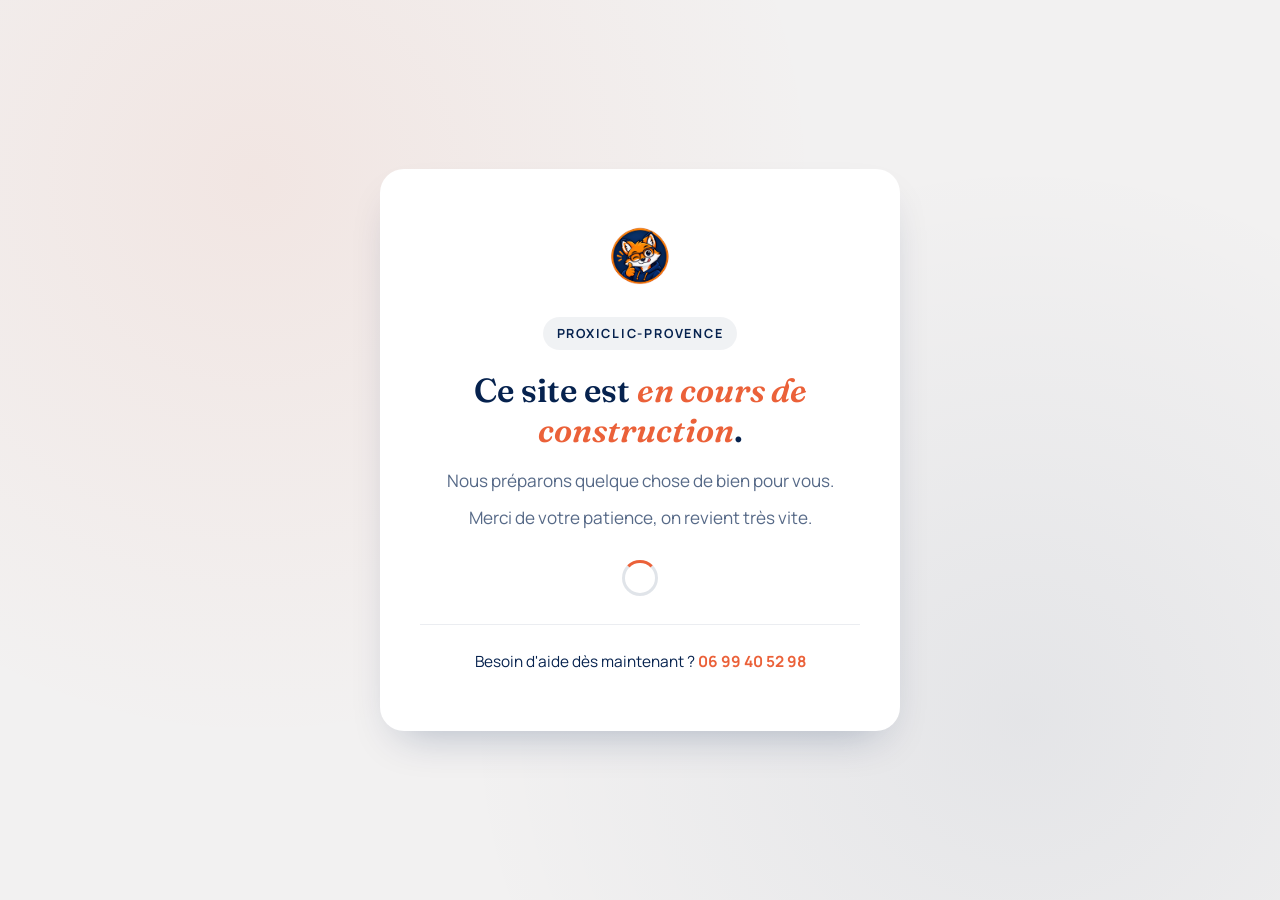
<file: maintenance.html>
<!doctype html>
<!--
  © 2019–2026 Proxiclic-Provence. Tous droits reserves.
  Conception & developpement : JWL Marketing (https://www.jwl-marketing.fr)
  Depot certifie : https://copyright01.com/deposit/4742
-->

<html lang="fr">
<head>
<meta charset="UTF-8">
<meta name="viewport" content="width=device-width, initial-scale=1">
<title>Proxiclic-Provence — Site en cours de construction</title>
<meta name="robots" content="noindex, nofollow">
<link rel="icon" href="/assets/images/logo.webp">
<link href="https://fonts.googleapis.com/css2?family=Manrope:wght@400;500;600;700;800&family=Fraunces:ital,opsz,wght@0,9..144,500;0,9..144,600;1,9..144,500&display=swap" rel="stylesheet">
<style>
  :root{
    --bleu: #06224E;
    --orange: #EB6139;
    --sable: #F2F1F1;
    --texte-doux: rgba(6,34,78,.68);
  }
  *,*::before,*::after{ box-sizing:border-box; }
  html{ font-size:17.5px; }
  body{
    margin:0;
    min-height:100vh;
    display:flex;
    align-items:center;
    justify-content:center;
    font-family:'Manrope', system-ui, -apple-system, sans-serif;
    color:var(--bleu);
    background:radial-gradient(circle at 20% 20%, rgba(235,97,57,.08), transparent 45%),
               radial-gradient(circle at 80% 80%, rgba(6,34,78,.06), transparent 45%),
               var(--sable);
    line-height:1.7;
    -webkit-font-smoothing:antialiased;
    padding:24px;
    transition:filter .4s ease;
  }
  .card{
    max-width:520px;
    width:100%;
    text-align:center;
    background:#fff;
    border-radius:24px;
    padding:56px 40px;
    box-shadow:0 20px 45px -20px rgba(6,34,78,.3);
  }
  .logo{
    width:64px;
    height:64px;
    border-radius:16px;
    object-fit:cover;
    margin:0 auto 28px;
    display:block;
  }
  .eyebrow{
    display:inline-block; text-transform:uppercase; letter-spacing:.14em;
    font-size:.72rem; font-weight:700; color:var(--bleu);
    background:rgba(6,34,78,.06); padding:6px 14px; border-radius:99px;
    margin-bottom:20px;
  }
  h1{
    font-family:'Fraunces', Georgia, serif;
    font-weight:600;
    font-size:1.9rem;
    line-height:1.2;
    margin:0 0 16px;
    color:var(--bleu);
  }
  h1 em{ font-style:italic; color:var(--orange); }
  p{ margin:0 0 8px; color:var(--texte-doux); font-size:.98rem; }
  .spinner{
    width:36px; height:36px; margin:28px auto 4px;
    border:3px solid rgba(6,34,78,.12);
    border-top-color:var(--orange);
    border-radius:50%;
    animation:spin 1s linear infinite;
  }
  @keyframes spin{ to{ transform:rotate(360deg); } }
  .contact{
    margin-top:28px;
    padding-top:24px;
    border-top:1px solid rgba(6,34,78,.08);
    font-size:.88rem;
  }
  .contact a{ color:var(--orange); font-weight:700; text-decoration:none; }

  .unlock-toast{
    position:fixed; left:50%; bottom:32px; transform:translate(-50%,20px);
    background:var(--bleu); color:#fff; padding:14px 22px; border-radius:14px;
    font-size:.9rem; font-weight:600; opacity:0; pointer-events:none;
    transition:opacity .3s ease, transform .3s ease;
    box-shadow:0 12px 30px -10px rgba(6,34,78,.5);
  }
  .unlock-toast.show{ opacity:1; transform:translate(-50%,0); }
</style>
</head>
<body>
  <div class="card">
    <img class="logo" src="/assets/images/logo.webp" alt="Proxiclic-Provence" onerror="this.style.display='none'">
    <span class="eyebrow">Proxiclic-Provence</span>
    <h1>Ce site est <em>en cours de construction</em>.</h1>
    <p>Nous préparons quelque chose de bien pour vous.</p>
    <p>Merci de votre patience, on revient très vite.</p>
    <div class="spinner" aria-hidden="true"></div>
    <div class="contact">
      Besoin d'aide dès maintenant ?
      <a href="tel:0699405298">06 99 40 52 98</a>
    </div>
  </div>

  <div class="unlock-toast" id="unlockToast">Déverrouillé — bienvenue.</div>

  <script>
  (function () {
    // Le code attendu n'est JAMAIS present ici : on envoie juste les
    // dernieres touches tapees a /api/unlock, qui verifie cote serveur
    // (variable d'environnement Vercel) et pose le cookie si ca correspond.
    var BUFFER_SIZE = 12;
    var buffer = [];
    var pending = false;

    document.addEventListener('keydown', function (e) {
      if (pending) return;
      var key = e.key.length === 1 ? e.key.toLowerCase() : e.key;
      buffer.push(key);
      if (buffer.length > BUFFER_SIZE) buffer.shift();

      pending = true;
      fetch('/api/unlock', {
        method: 'POST',
        headers: { 'Content-Type': 'application/json' },
        body: JSON.stringify({ seq: buffer })
      })
        .then(function (res) { return res.json(); })
        .then(function (data) {
          pending = false;
          if (data && data.ok) unlock();
        })
        .catch(function () { pending = false; });
    });

    function unlock() {
      var toast = document.getElementById('unlockToast');
      toast.classList.add('show');
      document.body.style.filter = 'blur(2px)';
      setTimeout(function () {
        window.location.href = '/';
      }, 700);
    }
  })();
  </script>
</body>
</html>
</file>
<file: assets/css/style.css>
/* Proxiclic-Provence — feuille de style principale */
@import url('https://fonts.googleapis.com/css2?family=Inter:wght@400;500;600;700;800&family=Poppins:wght@500;600;700;800&display=swap');

:root{
  --bleu: #06224E;
  --bleu-dark: #06224E;
  --bleu-light: rgba(6,34,78,.06);
  --orange: #EB6139;
  --orange-dark: #EB6139;
  --orange-light: rgba(235,97,57,.08);
  --nuit: #06224E;
  --sable: #F2F1F1;
  --sable-2: #ffffff;
  --texte: #06224E;
  --texte-doux: rgba(6,34,78,.68);
  --blanc: #F2F1F1;
  --succes: #06224E;
  --alerte: #EB6139;
  --ombre: 0 20px 45px -20px rgba(6,34,78,.3);
  --ombre-sm: 0 8px 20px -10px rgba(6,34,78,.2);
  --rayon: 18px;
  --rayon-sm: 10px;
  --max: 1180px;
}

*,*::before,*::after{ box-sizing:border-box; }
html{ scroll-behavior:smooth; font-size:17.5px; }
body{
  margin:0;
  font-family:'Inter', system-ui, -apple-system, sans-serif;
  color:var(--texte);
  background:var(--sable-2);
  line-height:1.7;
  -webkit-font-smoothing:antialiased;
}
h1,h2,h3,h4{
  font-family:'Poppins', system-ui, sans-serif;
  color:var(--nuit);
  line-height:1.15;
  margin:0 0 .5em;
  font-weight:600;
}
h2{ font-size:clamp(1.7rem, 3vw, 2.4rem); }
p{ margin:0 0 1em; color:var(--texte-doux); }
a{ color:inherit; text-decoration:none; }
img{ max-width:100%; display:block; border-radius:var(--rayon-sm); }
ul{ margin:0; padding:0; list-style:none; }
.container{ max-width:var(--max); margin:0 auto; padding:0 24px; }
.eyebrow{
  display:inline-block; text-transform:uppercase; letter-spacing:.14em;
  font-size:.72rem; font-weight:700; color:var(--bleu);
  background:var(--bleu-light); padding:6px 14px; border-radius:99px;
  margin-bottom:16px;
}
.poids-leger{ font-weight:400; }
.titre-centre{ text-align:center; }

/* Tous les titres/CTA sont centres, sauf le hero (voir .hero-nouveau / .pro-hero) */
.produit-grid > div h2, .confiance-grid > div h2{ text-align:center; }
.produit-grid > div p, .confiance-grid > div p{ text-align:justify; }
.produit-grid > div .btn-orange, .produit-grid > div .btn-marine,
.confiance-grid > div .btn-orange, .confiance-grid > div .btn-marine{
  display:table; margin-left:auto; margin-right:auto; margin-top:auto;
}
.zones-band h3{ text-align:center; }
.zones-band p{ text-align:justify; }

/* Header — collé pleine largeur au repos, se condense en pastille flottante au scroll */
.site-header{
  position:sticky; top:0; z-index:50;
  padding:0; background:rgba(255,255,255,.96); backdrop-filter:blur(10px);
  border-bottom:1px solid rgba(6,34,78,.08);
  transition:padding .35s cubic-bezier(.4,0,.2,1), background-color .35s, border-color .35s;
}
.site-header.is-condensed{ padding:14px 16px; background:transparent; backdrop-filter:none; border-bottom-color:transparent; }
.site-header .bar{
  display:flex; align-items:center; justify-content:space-between;
  padding:16px 24px; max-width:var(--max); margin:0 auto; gap:16px;
  flex-wrap:nowrap; position:relative;
  background:transparent;
  border-radius:0; border:1px solid transparent; box-shadow:none;
  transition:all .35s cubic-bezier(.4,0,.2,1);
}
.site-header.is-condensed .bar{
  max-width:980px; padding:8px 20px 8px 12px; border-radius:99px;
  background:rgba(255,255,255,.96); backdrop-filter:blur(10px);
  box-shadow:var(--ombre); border-color:rgba(6,34,78,.08);
}
.brand{ display:flex; align-items:center; gap:10px; font-weight:800; font-size:clamp(.85rem, 1.4vw, 1.05rem); color:var(--nuit); flex-shrink:1; min-width:44px; white-space:nowrap; overflow:hidden; }
.brand img{ height:clamp(32px, 3vw, 42px); width:auto; border-radius:8px; flex-shrink:0; transition:height .35s; }
.site-header.is-condensed .brand img{ height:30px; }
.site-header.is-condensed .brand small{ display:none; }
.brand span{ overflow:hidden; text-overflow:ellipsis; }
.brand small{ display:block; font-weight:500; font-size:.7rem; color:var(--texte-doux); white-space:nowrap; }
.main-nav{ display:flex; gap:clamp(6px, 1.4vw, 22px); flex-wrap:nowrap; min-width:0; flex-shrink:0; }
.main-nav a{
  font-size:clamp(.72rem, .95vw, .92rem); font-weight:600; color:var(--texte);
  position:relative; padding:4px 0; white-space:nowrap;
}
.main-nav a::after{
  content:""; position:absolute; left:0; bottom:-3px; width:0; height:2px;
  background:var(--bleu); transition:width .2s;
}
.main-nav a:hover::after, .main-nav a.active::after{ width:100%; }
.header-actions{ display:flex; align-items:center; gap:clamp(6px, 1.2vw, 14px); flex-shrink:0; }
.tel-link{ font-weight:700; font-size:clamp(.72rem, .95vw, .92rem); display:flex; align-items:center; gap:6px; white-space:nowrap; color:var(--orange-dark); }
.btn{
  display:inline-flex; align-items:center; gap:8px;
  background:var(--bleu); color:#fff; font-weight:700;
  padding:15px 28px; border-radius:99px; font-size:1rem;
  box-shadow:var(--ombre-sm); border:none; cursor:pointer;
  transition:transform .15s, box-shadow .15s, background .15s;
}
.btn:hover{ background:var(--bleu-dark); transform:translateY(-2px); box-shadow:var(--ombre); }
.btn.btn-outline{ background:transparent; border:1.5px solid var(--nuit); color:var(--nuit); box-shadow:none; }
.btn.btn-outline:hover{ background:var(--nuit); color:#fff; }
.nav-toggle{ display:none; background:none; border:none; font-size:1.6rem; cursor:pointer; color:var(--nuit); }

/* Hero */
.hero{
  padding:70px 0 90px;
  background:
    radial-gradient(circle at 85% 10%, var(--bleu-light) 0%, transparent 55%),
    var(--sable-2);
}
.hero-grid{ display:grid; grid-template-columns:1.15fr .85fr; gap:56px; align-items:center; }
.hero h1{ font-size:clamp(2.1rem, 4vw, 3.2rem); }
.hero .lead{ font-size:1.15rem; color:var(--texte-doux); max-width:52ch; }
.hero-actions{ display:flex; gap:14px; margin-top:28px; flex-wrap:wrap; }
.hero-media{ position:relative; }
.hero-media img{
  border-radius:var(--rayon); box-shadow:var(--ombre-sm);
  border:1.5px solid rgba(6,34,78,.1);
  width:100%; max-height:480px; height:auto; object-fit:contain;
  background:#fff;
}
.hero-badge{
  position:absolute; bottom:-22px; left:-22px; background:#fff;
  border-radius:var(--rayon-sm); padding:16px 20px; box-shadow:var(--ombre);
  font-family:'Poppins', sans-serif; font-weight:600; max-width:220px; font-size:.95rem;
  border-left:4px solid var(--orange);
}

/* Cards / services grid */
.section{ padding:88px 0; }
.section.alt{ background:var(--sable-2); }
.section-head{ max-width:640px; margin-bottom:48px; }
.section-head h2{ font-size:clamp(1.7rem, 3vw, 2.4rem); }
.section-head-centre{ max-width:640px; margin:0 auto 32px; text-align:center; }
.grid-3{ display:grid; grid-template-columns:repeat(3, 1fr); gap:26px; }
.grid-2{ display:grid; grid-template-columns:1fr 1fr; gap:40px; align-items:center; }
.grid-2 img{
  width:100%; max-height:440px; height:auto; object-fit:contain;
  border-radius:var(--rayon); box-shadow:var(--ombre-sm);
  border:1.5px solid rgba(6,34,78,.1);
  background:#fff;
}
.card{
  background:#fff; border-radius:var(--rayon); padding:34px 30px;
  box-shadow:var(--ombre-sm); border:1px solid rgba(6,34,78,.06);
  transition:transform .2s, box-shadow .2s;
}
.card:hover{ transform:translateY(-6px); box-shadow:var(--ombre); }
.card .icon{
  width:54px; height:54px; border-radius:14px; background:var(--bleu-light);
  display:flex; align-items:center; justify-content:center; font-size:1.5rem; margin-bottom:18px;
}
.card h3{ font-size:1.25rem; margin-bottom:10px; }
.card p{ font-size:1rem; margin-bottom:0; }
.card .more{ display:inline-block; margin-top:16px; font-weight:700; color:var(--bleu); font-size:.95rem; }

.pillars{ display:grid; grid-template-columns:repeat(4, 1fr); gap:22px; margin-top:40px; }
.pillar h4{ font-size:1.02rem; margin-bottom:6px; }
.pillar p{ font-size:.9rem; }

.content-block p{ color:var(--texte-doux); }
.content-block strong{ color:var(--nuit); }

.cta-band{
  background:var(--nuit); color:#fff; border-radius:18px;
  padding:26px 32px; margin:0 24px;
  display:flex; align-items:center; justify-content:space-between; gap:22px; flex-wrap:wrap;
  text-align:left;
}
.cta-band .cta-texte{ flex:1; min-width:240px; }
.cta-band h2{ color:#fff; font-size:1.3rem; margin:0 0 4px; }
.cta-band p{ color:rgba(242,241,241,.75); font-size:.95rem; margin:0; }
.cta-band .btn{
  background:var(--orange); color:#fff; flex-shrink:0;
  padding:13px 26px; font-size:.95rem;
}
.cta-band .btn:hover{ background:var(--orange-dark); }
@media (max-width:560px){
  .cta-band{ text-align:center; justify-content:center; }
}

/* Zones list */
.zone-list{ display:flex; flex-wrap:wrap; gap:10px; margin-top:22px; }
.zone-list li{
  background:#fff; border:1px solid rgba(6,34,78,.12); padding:8px 16px;
  border-radius:99px; font-size:.88rem; font-weight:600;
}

/* Footer */
.site-footer{ background:var(--nuit); color:rgba(242,241,241,.8); padding:70px 0 30px; }
.footer-grid{ display:grid; grid-template-columns:1.3fr 1fr 1fr 1.1fr; gap:40px; }
.site-footer h4{ color:#fff; font-family:'Inter',sans-serif; font-size:.85rem; text-transform:uppercase; letter-spacing:.08em; margin-bottom:16px; }
.site-footer p, .site-footer a{ color:rgba(242,241,241,.8); font-size:.92rem; }
.site-footer a:hover{ color:var(--orange); }
.footer-bottom{
  border-top:1px solid rgba(255,255,255,.12); margin-top:50px; padding-top:24px;
  display:flex; justify-content:space-between; flex-wrap:wrap; gap:14px; font-size:.82rem; color:rgba(242,241,241,.55);
}
.footer-quote{ font-family:'Poppins', sans-serif; font-style:italic; color:#F2F1F1; margin-top:10px; }
.footer-logos{ display:flex; gap:14px; align-items:center; margin-top:14px; }
.footer-logos img{ height:34px; width:auto; filter:brightness(0) invert(1); opacity:.85; }

/* Contact page */
.contact-grid{ display:grid; grid-template-columns:1fr 1fr; gap:50px; align-items:start; }
.contact-form{ background:#fff; border-radius:var(--rayon); padding:34px; box-shadow:var(--ombre-sm); }
.field{ margin-bottom:18px; }
.field label{ display:block; font-weight:700; font-size:.88rem; margin-bottom:6px; }
.field input, .field textarea{
  width:100%; padding:13px 14px; border-radius:var(--rayon-sm);
  border:1.5px solid rgba(6,34,78,.18); font-family:inherit; font-size:.95rem;
  background:var(--sable-2);
}
.field input:focus, .field textarea:focus{ outline:none; border-color:var(--bleu); }
.contact-info-card{ background:var(--bleu-light); border-radius:var(--rayon); padding:32px; }
.contact-info-card li{ display:flex; gap:12px; margin-bottom:18px; align-items:flex-start; }
.contact-info-card .ic{ font-size:1.2rem; }

.breadcrumb{ font-size:.85rem; color:var(--texte-doux); padding:20px 0 0; }
.breadcrumb a{ color:var(--bleu); font-weight:600; }

/* Palier intermédiaire : on gagne de la place en masquant le sous-titre du logo
   avant que la nav ne soit à l'étroit — évite que le nom de la marque ne s'écrase. */
@media (max-width: 980px){
  .brand small{ display:none; }
  .brand img{ height:32px; }
}

/* La nav ne bascule en menu hamburger qu'en dessous d'un vrai seuil mobile/tablette,
   jamais sur un écran d'ordinateur : les libellés courts + le rétrécissement fluide
   (clamp) suffisent à tenir sur une ligne au-dessus de ce seuil. */
@media (max-width: 860px){
  .main-nav{
    display:none; position:absolute; top:100%; left:0; right:0; z-index:60;
    background:#fff; flex-direction:column; gap:0; padding:10px 24px 20px;
    box-shadow:var(--ombre-sm); border-bottom:1px solid rgba(6,34,78,.08);
  }
  .main-nav.is-open{ display:flex; }
  .main-nav a{ padding:12px 0; border-bottom:1px solid rgba(6,34,78,.08); }
  .header-actions .btn.btn-outline{ display:none; }
  .nav-toggle{ display:block; }
}
@media (max-width: 420px){
  /* Sous 420px, le numéro affiché en toutes lettres écrase le nom de la marque
     (ellipsis type "Proxicli…") ; on garde juste l'icône, le numéro complet
     reste accessible via le bouton "Appeler maintenant" du contenu. */
  .tel-numero{ display:none; }
}
@media (max-width: 1000px){
  .hero-grid, .grid-2, .contact-grid{ grid-template-columns:1fr; }
  .grid-3{ grid-template-columns:1fr 1fr; }
  .pillars{ grid-template-columns:1fr 1fr; }
  .footer-grid{ grid-template-columns:1fr 1fr; }
  .cta-band{ margin:0 16px; }
}
@media (max-width: 560px){
  .grid-3, .pillars, .footer-grid{ grid-template-columns:1fr; }
  .hero{ padding:44px 0 60px; }
  .section{ padding:60px 0; }
  .hero-media img{ max-height:260px; }
  .grid-2 img{ max-height:220px; }
}

/* Ancrage des sections : évite qu'elles ne se cachent sous le header sticky */
main section[id]{ scroll-margin-top: 110px; }

/* Bannière cookies */
.cookie-banniere{
  position:fixed; left:16px; right:16px; bottom:16px; z-index:200;
  max-width:900px; margin:0 auto; background:#fff; border-radius:16px;
  box-shadow:var(--ombre); padding:20px 22px; display:flex; align-items:center;
  gap:20px; flex-wrap:wrap; border:1px solid rgba(6,34,78,.08);
  transform:translateY(140%); opacity:0; transition:transform .4s ease, opacity .4s ease;
}
.cookie-banniere.visible{ transform:translateY(0); opacity:1; }
.cookie-banniere p{ flex:1; min-width:240px; font-size:.85rem; margin:0; color:var(--texte-doux); }
.cookie-banniere p a{ color:var(--bleu); font-weight:700; text-decoration:underline; }
.cookie-actions{ display:flex; gap:10px; flex-wrap:wrap; align-items:center; }
.cookie-actions button{ font-family:inherit; cursor:pointer; }
.cookie-refuser{
  background:transparent; border:1.5px solid rgba(6,34,78,.2); color:var(--texte);
  font-weight:700; font-size:.85rem; padding:10px 18px; border-radius:99px;
}
.cookie-refuser:hover{ background:var(--sable); }
.cookie-accepter{
  background:var(--orange); border:none; color:#fff; font-weight:700; font-size:.85rem;
  padding:10px 20px; border-radius:99px; box-shadow:var(--ombre-sm);
}
.cookie-accepter:hover{ background:var(--orange-dark); transform:translateY(-1px); }
.cookie-fermer{
  background:none; border:none; color:var(--texte-doux); font-size:1.2rem; cursor:pointer;
  line-height:1; padding:4px;
}
@media (max-width:560px){
  .cookie-banniere{ padding:18px; flex-direction:column; align-items:stretch; text-align:center; }
  .cookie-actions{ justify-content:center; }
}

/* Frise chronologique — section Histoire */
.fil-temps{ position:relative; max-width:820px; margin:0 auto; padding:20px 0 0; }
.fil-temps::before{
  content:""; position:absolute; left:50%; top:0; bottom:0; width:3px;
  background:linear-gradient(to bottom, var(--bleu), var(--orange));
  transform:translateX(-50%); border-radius:99px;
}
.ere{ position:relative; margin-bottom:90px; }
.ere:last-child{ margin-bottom:0; }
.ere-point{
  position:absolute; left:50%; top:6px; width:18px; height:18px; border-radius:50%;
  background:var(--sable-2); border:4px solid var(--orange); transform:translateX(-50%);
  box-shadow:0 0 0 6px rgba(235,97,57,.12); z-index:2;
}
.ere-carte{
  width:calc(50% - 40px); background:#fff; border-radius:var(--rayon);
  box-shadow:var(--ombre-sm); padding:28px 26px; position:relative;
}
.ere:nth-child(odd) .ere-carte{ margin-left:0; }
.ere:nth-child(even) .ere-carte{ margin-left:calc(50% + 40px); }
.ere-annee{
  display:inline-block; font-family:'Poppins', sans-serif; font-weight:700; font-size:2.2rem;
  color:var(--bleu); line-height:1;
}
.ere-date{ display:block; font-size:.75rem; color:var(--texte-doux); text-transform:uppercase; letter-spacing:.08em; margin-top:4px; }
.logo-vitrine{
  margin:18px 0; padding:22px; background:var(--sable-2); border-radius:12px; border:1px solid rgba(6,34,78,.1);
  text-align:center; border:1px solid rgba(6,34,78,.1);
}
.logo-vitrine img{ margin:0 auto; border-radius:10px; }
.ere-nom{ margin:6px 0 10px; font-size:1.25rem; }
.ere-adresse{
  font-size:.82rem; color:var(--texte-doux); margin:0 0 14px; padding-left:20px; position:relative;
}
.ere-adresse::before{ content:"📍"; position:absolute; left:0; top:0; }
.avis-reconstitution{
  display:inline-block; margin-top:10px; font-size:.7rem; color:var(--bleu);
  background:var(--bleu-light); padding:4px 10px; border-radius:99px; font-weight:700;
}
@media (max-width:760px){
  .fil-temps::before{ left:10px; }
  .ere-point{ left:10px; }
  .ere-carte, .ere:nth-child(even) .ere-carte{ width:calc(100% - 46px); margin-left:46px; }
}

/* Pages légales (mentions, confidentialité, cookies) */
.page-legale{ max-width:760px; margin:0 auto; }
.page-legale h2{ font-size:1.3rem; margin-top:2.2em; }
.page-legale h2:first-of-type{ margin-top:0; }
.page-legale p, .page-legale li{ color:var(--texte-doux); font-size:.98rem; }
.page-legale ul{ padding-left:1.4em; list-style:disc; margin-bottom:1em; }
.page-legale li{ margin-bottom:.4em; }
.page-legale strong{ color:var(--nuit); }
.page-legale .maj{ font-size:.82rem; color:var(--texte-doux); margin-bottom:2.5em; }

/* Encadrés de texte alternant bleu/orange (hors section Histoire) */
.encadre-bleu, .encadre-orange{
  background:#fff; border-radius:18px; padding:32px 34px;
  border:1.5px solid; box-shadow:var(--ombre-sm);
}
.encadre-bleu{ border-color:var(--bleu); }
.encadre-orange{ border-color:var(--orange); }
@media (max-width:560px){
  .encadre-bleu, .encadre-orange{ padding:24px 22px; }
}

/* ══════════════════════════════════════════════════════
   Nouvelle page d'accueil (hero mascotte + slider services)
   ══════════════════════════════════════════════════════ */

.site-header.header-minimal .bar{
  display:grid; grid-template-columns:auto 1fr auto; align-items:center; gap:10px;
}
.site-header.header-minimal .brand{ grid-column:1; justify-self:start; }
.site-header.header-minimal .main-nav{ grid-column:2; justify-self:center; }
.site-header.header-minimal .header-actions{ grid-column:3; justify-self:end; }
.site-header.header-minimal .brand small{ letter-spacing:.28em; font-size:.62rem; }
@media (max-width:760px){
  .site-header.header-minimal .bar{ grid-template-columns:auto auto; }
  .site-header.header-minimal .main-nav{ display:none; }
}

.hero-nouveau{ padding:56px 0 40px; }
.hero-nouveau .hero-grid-v2{
  display:grid; grid-template-columns:1.1fr .9fr; gap:40px; align-items:center;
}
@media (max-width:860px){ .hero-nouveau .hero-grid-v2{ grid-template-columns:1fr; text-align:center; } }
.hero-nouveau h1{ font-size:2.2rem; margin-bottom:24px; }
.hero-nouveau h1 strong{ color:var(--nuit); font-weight:600; }
.hero-actions-v2{ display:flex; gap:14px; flex-wrap:wrap; margin-bottom:22px; }
@media (max-width:860px){ .hero-actions-v2{ justify-content:center; } }
.btn-orange{
  background:var(--orange); color:#fff; padding:14px 30px; border-radius:99px;
  font-weight:700; font-size:.92rem; text-decoration:none; display:inline-block;
  box-shadow:var(--ombre-sm); transition:.15s;
}
.btn-orange:hover{ background:var(--orange-dark); transform:translateY(-1px); }
.btn-marine{
  background:var(--orange); color:#fff; padding:14px 30px; border-radius:99px;
  font-weight:700; font-size:.92rem; text-decoration:none; display:inline-block; transition:.15s;
  box-shadow:var(--ombre-sm);
}
.btn-marine:hover{ background:var(--orange-dark); transform:translateY(-1px); }
.hero-actions-v2 .btn-marine{ background:var(--nuit); }
.hero-actions-v2 .btn-marine:hover{ background:var(--bleu); }
.hero-stars{ color:#FFC53D; font-size:1.3rem; letter-spacing:3px; text-decoration:none; display:inline-block; cursor:pointer; transition:.15s; }
.hero-stars:hover{ transform:scale(1.05); }
@media (max-width:860px){ .hero-stars{ justify-content:center; display:flex; } }
.hero-mascotte{ display:flex; justify-content:center; }
.hero-mascotte img{ width:100%; max-width:340px; }

/* ── Slider services ── */
.services-slider-wrap{ position:relative; margin-top:32px; }
.services-slider{
  display:flex; gap:18px; overflow-x:auto; scroll-behavior:smooth; scroll-snap-type:x mandatory;
  padding-bottom:6px; -ms-overflow-style:none; scrollbar-width:none;
}
.services-slider::-webkit-scrollbar{ display:none; }
.service-card{
  scroll-snap-align:start; flex:0 0 auto; width:260px; border-radius:var(--rayon);
  overflow:hidden; background:#fff; box-shadow:var(--ombre-sm);
}
.service-card img{ width:100%; height:150px; object-fit:cover; border-radius:0; }
.service-card-body{ padding:16px 18px 20px; text-align:center; }
.service-card-body h3{ font-size:.98rem; margin-bottom:8px; }
.service-card-body p{ font-size:.82rem; margin:0; }
.slider-arrow{
  position:absolute; top:75px; right:-14px; width:44px; height:44px; border-radius:50%;
  background:var(--bleu); color:#fff; border:none; cursor:pointer; display:flex;
  align-items:center; justify-content:center; box-shadow:0 8px 20px -6px rgba(6,34,78,.5);
  transition:.15s; z-index:2;
}
.slider-arrow:hover{ background:var(--bleu-dark); transform:scale(1.06); }
.slider-arrow.prev{ left:-14px; right:auto; transform:scaleX(-1); }
.slider-arrow.prev:hover{ transform:scaleX(-1) scale(1.06); }
@media (max-width:640px){
  .service-card{ width:220px; }
  .slider-arrow{ display:none; }
}

.section-cta-centre{ text-align:center; margin-top:8px; }

/* ── Confiance (poignée de main) ── */
.confiance-grid{
  display:grid; grid-template-columns:1.1fr .9fr; gap:44px; align-items:stretch;
}
.confiance-grid > div{ display:flex; flex-direction:column; }
@media (max-width:860px){ .confiance-grid{ grid-template-columns:1fr; text-align:center; } }
.confiance-grid img{ border-radius:var(--rayon); width:100%; }
.confiance-grid h2 strong{ display:block; color:var(--nuit); font-weight:700; }

/* ── Produit blanc ── */
.produit-grid{
  display:grid; grid-template-columns:1.1fr .9fr; gap:44px; align-items:stretch;
}
.produit-grid > div{ display:flex; flex-direction:column; }
@media (max-width:860px){ .produit-grid{ grid-template-columns:1fr; text-align:center; } }
.produit-grid img{ border-radius:var(--rayon); width:100%; aspect-ratio:4/3.4; object-fit:cover; box-shadow:var(--ombre); }

/* ── Avis Google ── */
.avis-note{ display:flex; align-items:center; justify-content:center; gap:12px; flex-wrap:wrap; margin-top:18px; }
.avis-note-hero{ justify-content:flex-start; margin-top:20px; }
@media (max-width:860px){ .avis-note-hero{ justify-content:center; } }
.avis-note-chiffre{ font-size:1.4rem; font-weight:800; color:var(--nuit); }
.avis-note .avis-etoiles{ color:#FFC53D; letter-spacing:2px; }
.avis-note-detail{ font-size:.86rem; color:var(--texte-doux); }
.avis-note-detail a{ color:var(--bleu); font-weight:700; }
.avis-disclaimer{ font-size:.78rem; color:var(--texte-doux); margin-top:4px; }
.avis-slider-wrap{ margin-top:24px; position:relative; }
.avis-arrow{
  position:absolute; top:calc(50% - 12px); transform:translateY(-50%); width:44px; height:44px; border-radius:50%;
  background:var(--bleu); color:#fff; border:none; cursor:pointer; display:flex;
  align-items:center; justify-content:center; box-shadow:0 8px 20px -6px rgba(6,34,78,.5);
  transition:.15s; z-index:2;
}
.avis-arrow:hover{ background:var(--bleu-dark); transform:translateY(-50%) scale(1.06); }
.avis-arrow.next{ right:-14px; }
.avis-arrow.prev{ left:-14px; transform:translateY(-50%) scaleX(-1); }
.avis-arrow.prev:hover{ transform:translateY(-50%) scaleX(-1) scale(1.06); }
@media (max-width:640px){ .avis-arrow{ display:none; } }
.avis-slider{
  display:flex; gap:18px; overflow-x:auto; scroll-behavior:smooth; scroll-snap-type:x mandatory;
  padding-bottom:6px; -ms-overflow-style:none; scrollbar-width:none;
}
.avis-slider::-webkit-scrollbar{ display:none; }
.avis-card{
  scroll-snap-align:start; flex:0 0 auto; width:280px; background:#fff; border-radius:var(--rayon);
  box-shadow:var(--ombre-sm); padding:22px 24px; display:flex; flex-direction:column;
}
.avis-card p{ font-size:.86rem; overflow:hidden; display:-webkit-box; -webkit-line-clamp:6; -webkit-box-orient:vertical; }
.avis-entete{ display:flex; align-items:center; gap:12px; margin-bottom:10px; }
.avis-avatar{
  width:38px; height:38px; border-radius:50%; background:var(--bleu); color:#fff;
  display:flex; align-items:center; justify-content:center; font-weight:800; flex-shrink:0;
}
.avis-entete strong{ display:block; font-size:.88rem; }
.avis-entete span{ font-size:.74rem; color:var(--texte-doux); }
.avis-etoiles{ color:#FFC53D; letter-spacing:2px; margin-bottom:8px; }

/* ── Qui est Proxiclic ── */
.qui-grid{
  display:grid; grid-template-columns:.8fr 1.2fr; gap:48px; align-items:center;
}
@media (max-width:860px){ .qui-grid{ grid-template-columns:1fr; text-align:center; } }
.qui-grid img{ max-width:320px; margin:0 auto; width:100%; }
.qui-grid h2 strong{ display:block; color:var(--nuit); font-weight:700; }

/* ── Méthode ── */
.methode-grid{ display:grid; grid-template-columns:repeat(4,1fr); gap:26px; margin-top:32px; }
@media (max-width:900px){ .methode-grid{ grid-template-columns:1fr 1fr; } }
@media (max-width:560px){ .methode-grid{ grid-template-columns:1fr; } }
.methode-card{ text-align:center; }
.methode-card img{
  width:282px; max-width:100%; aspect-ratio:1/1; border-radius:50%; object-fit:cover; margin:0 auto 16px;
  box-shadow:var(--ombre-sm);
}
.methode-card h3{ font-size:1rem; margin-bottom:8px; }
.methode-card p{ font-size:.84rem; color:var(--texte-doux); }

/* ── Formulaire de contact (accueil) ── */
.contact-form{ max-width:640px; margin:32px auto 0; }
.form-row{ display:grid; grid-template-columns:1fr 1fr; gap:16px; }
@media (max-width:560px){ .form-row{ grid-template-columns:1fr; } }
.form-field{ margin-bottom:16px; display:flex; flex-direction:column; gap:6px; }
.form-field label{ font-size:.82rem; font-weight:700; color:var(--nuit); }
.form-field input, .form-field textarea{
  border:1px solid rgba(6,34,78,.16); border-radius:10px; padding:11px 14px;
  font:inherit; color:var(--texte); background:#fff; resize:vertical;
}
.form-field input:focus, .form-field textarea:focus{ outline:2px solid var(--orange); outline-offset:1px; }
.hp-champ{ position:absolute; left:-9999px; width:1px; height:1px; opacity:0; }
.contact-form .btn-orange{ border:none; cursor:pointer; font:inherit; }
.form-retour{ margin-top:14px; font-size:.86rem; font-weight:700; }

/* ── FAQ placeholder ── */
.section-faq{ background:var(--nuit); padding:60px 0; text-align:center; }
.eyebrow-faq{ color:var(--orange); font-weight:800; letter-spacing:.1em; font-size:1.6rem; }
.faq-placeholder{ color:rgba(255,255,255,.7); margin-top:14px; }

/* ── Zones d'intervention ── */
.zones-band{
  background:var(--nuit); color:#fff; border-radius:var(--rayon); padding:44px;
  display:grid; grid-template-columns:1.2fr .8fr; gap:36px; align-items:center;
}
@media (max-width:860px){ .zones-band{ grid-template-columns:1fr; text-align:center; padding:32px 26px; } }
.zones-band p{ color:rgba(255,255,255,.85); }
.zones-band a:not(.btn-orange){ color:#fff; font-weight:700; }
.zones-band h3{ color:var(--orange); font-size:.85rem; text-transform:uppercase; letter-spacing:.08em; margin:20px 0 10px; }
.zones-liste{ list-style:none; padding:0; margin:0 0 24px; columns:2; gap:8px; }
.zones-liste li{ padding:3px 0; }
.zones-band img{ width:100%; border-radius:var(--rayon-sm); }

/* ── Page pro ── */
.pro-hero{ padding:50px 0; }
.secteurs-grid{ display:grid; grid-template-columns:repeat(3,1fr); gap:24px; }
@media (max-width:760px){ .secteurs-grid{ grid-template-columns:1fr; } }
.secteur-card{ background:var(--nuit); border-radius:var(--rayon); overflow:hidden; color:#fff; }
.secteur-card img{ width:100%; height:150px; object-fit:cover; }
.secteur-card ul{ list-style:none; margin:0; padding:20px 22px 26px; text-align:center; font-weight:700; }
.secteur-card li{ padding:3px 0; }

/* ── Mascotte contenue (évite qu'une illustration ne déborde de sa colonne) ── */
.mascotte-contenue{ max-width:320px; width:100%; margin:0 auto; display:block; box-shadow:none; }

/* ── FAQ (accordéon) ── */
.faq-liste{ max-width:760px; margin:32px auto 0; display:flex; flex-direction:column; gap:12px; }
.faq-item{
  background:#fff; border-radius:var(--rayon-sm); padding:18px 22px; box-shadow:var(--ombre-sm);
}
.faq-item summary{
  font-weight:700; color:var(--nuit); cursor:pointer; list-style:none; display:flex;
  align-items:center; justify-content:space-between; gap:12px;
}
.faq-item summary::-webkit-details-marker{ display:none; }
.faq-item summary::after{ content:"+"; font-size:1.3rem; color:var(--orange); flex-shrink:0; }
.faq-item[open] summary::after{ content:"–"; }
.faq-item p{ margin:14px 0 0; }

/* ── Zone blanche "bornes wifi" juste avant le footer ── */
.wifi-footer-zone{ padding-bottom:60px; }
</file>
